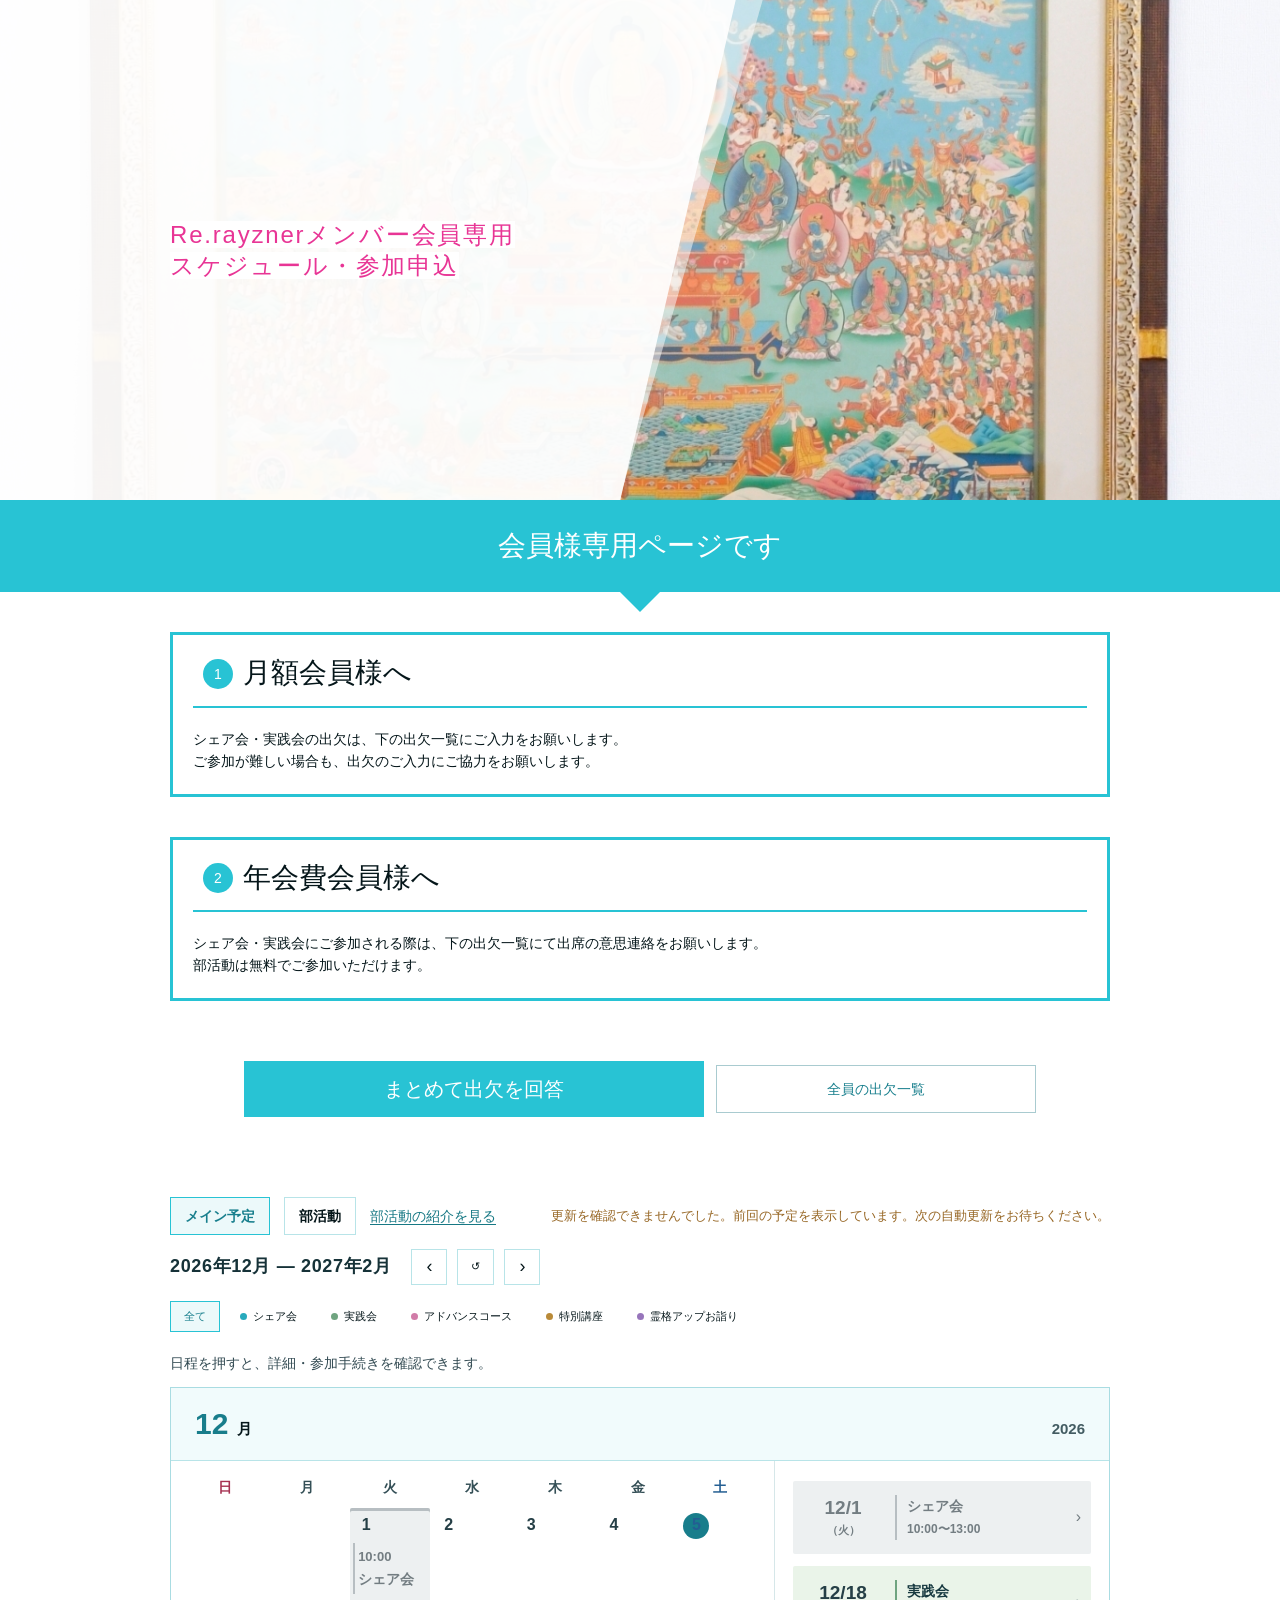
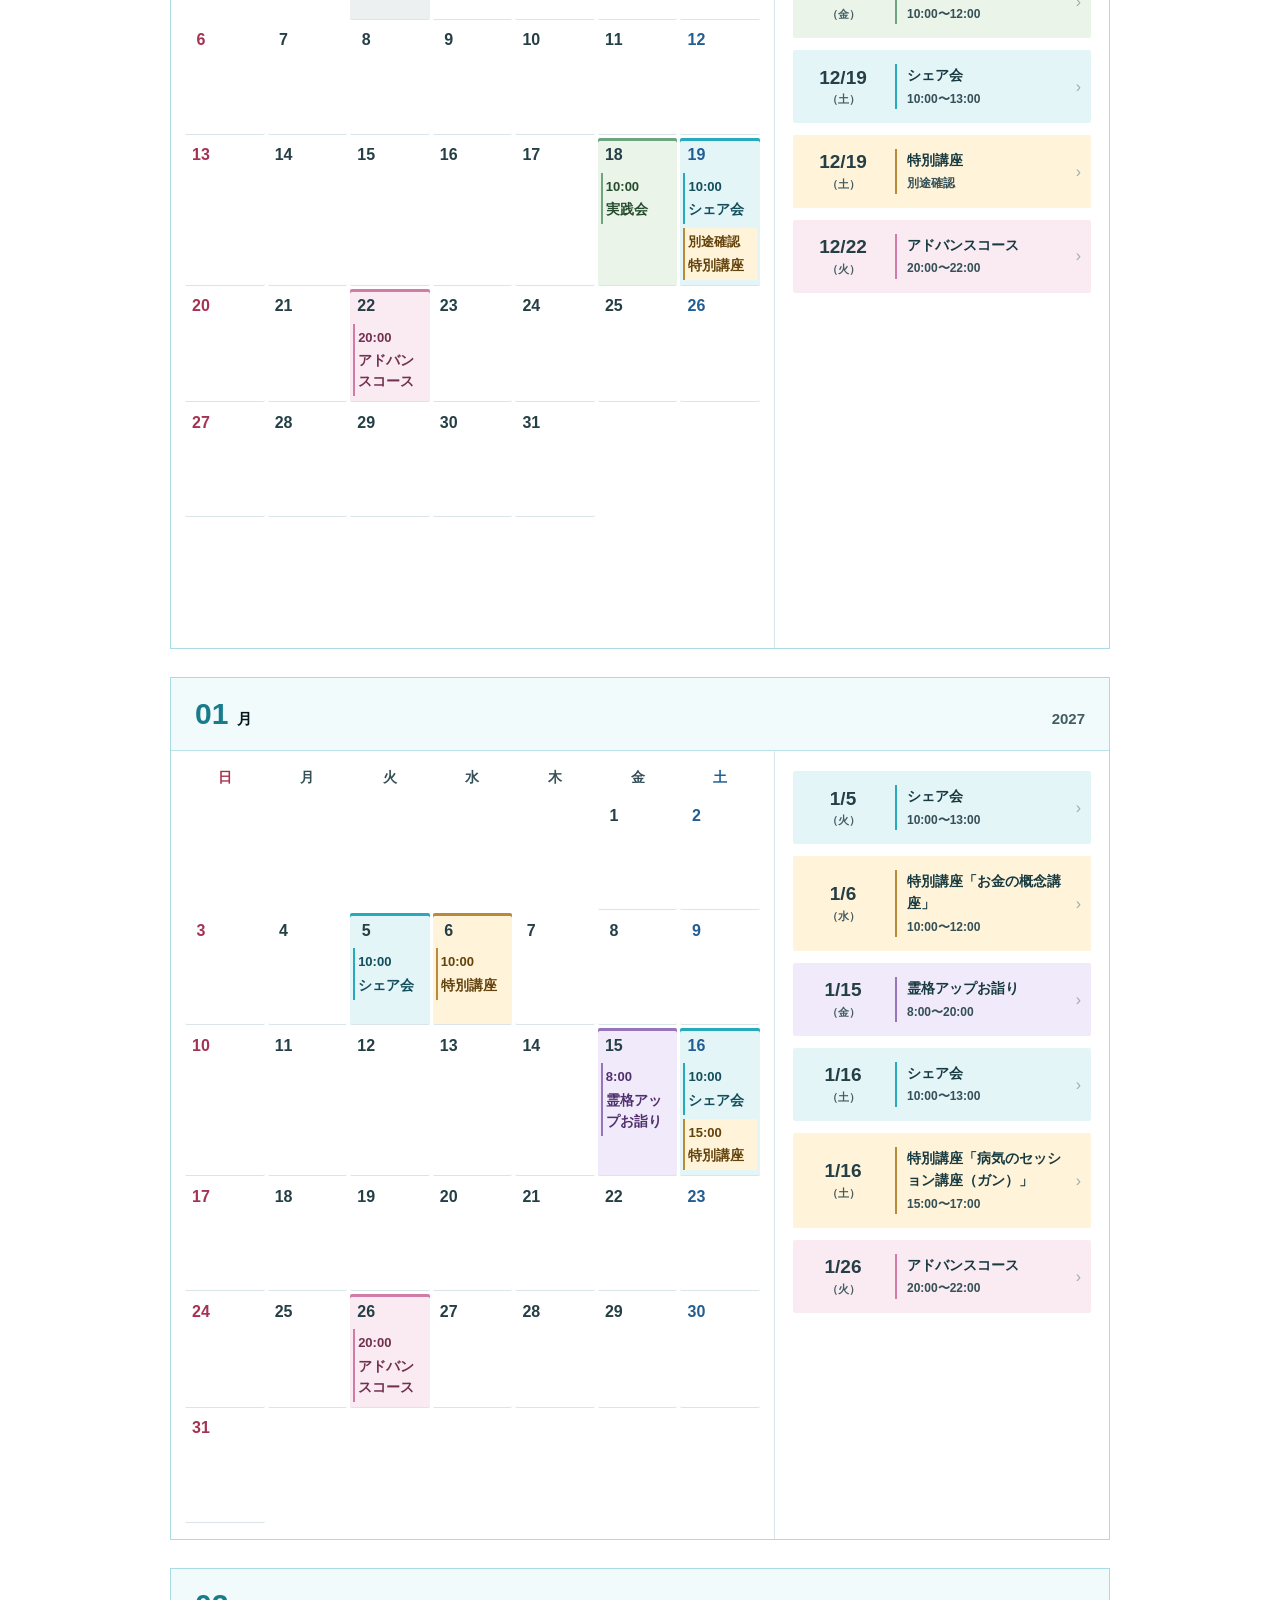
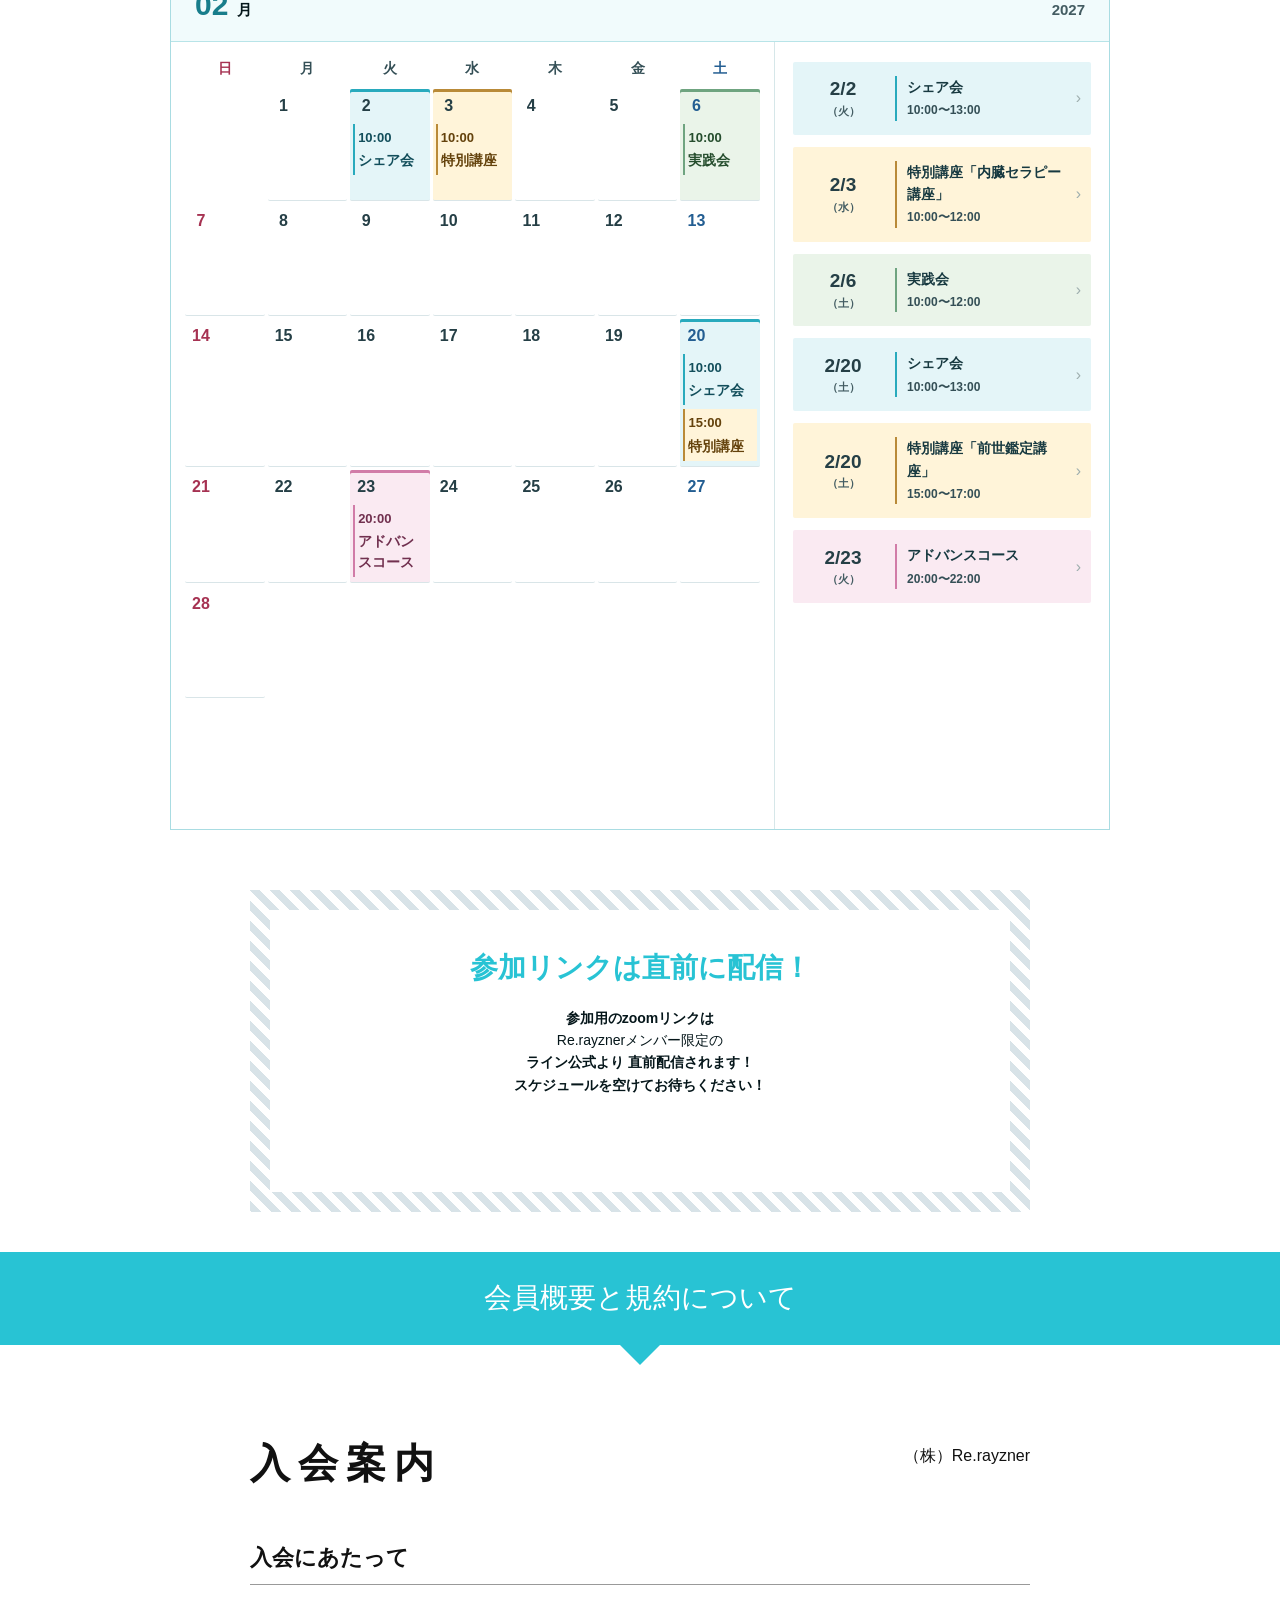
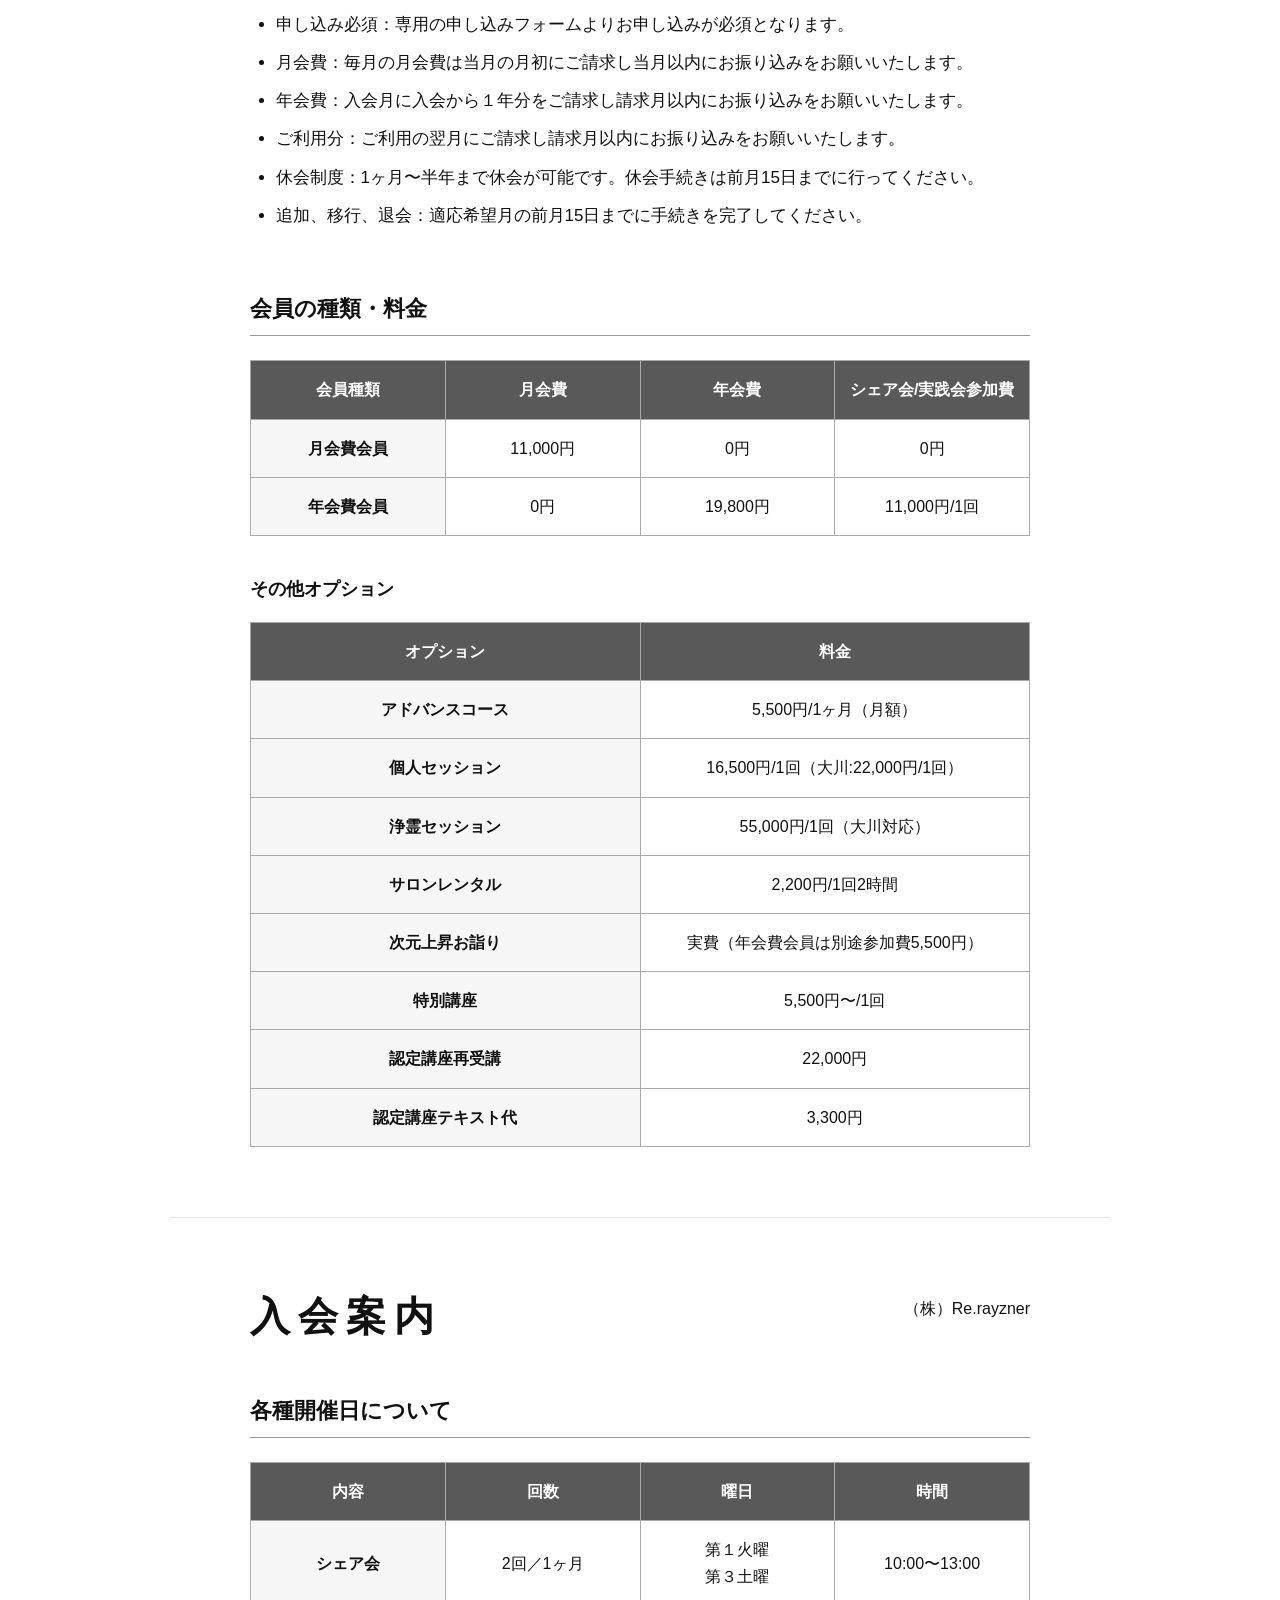
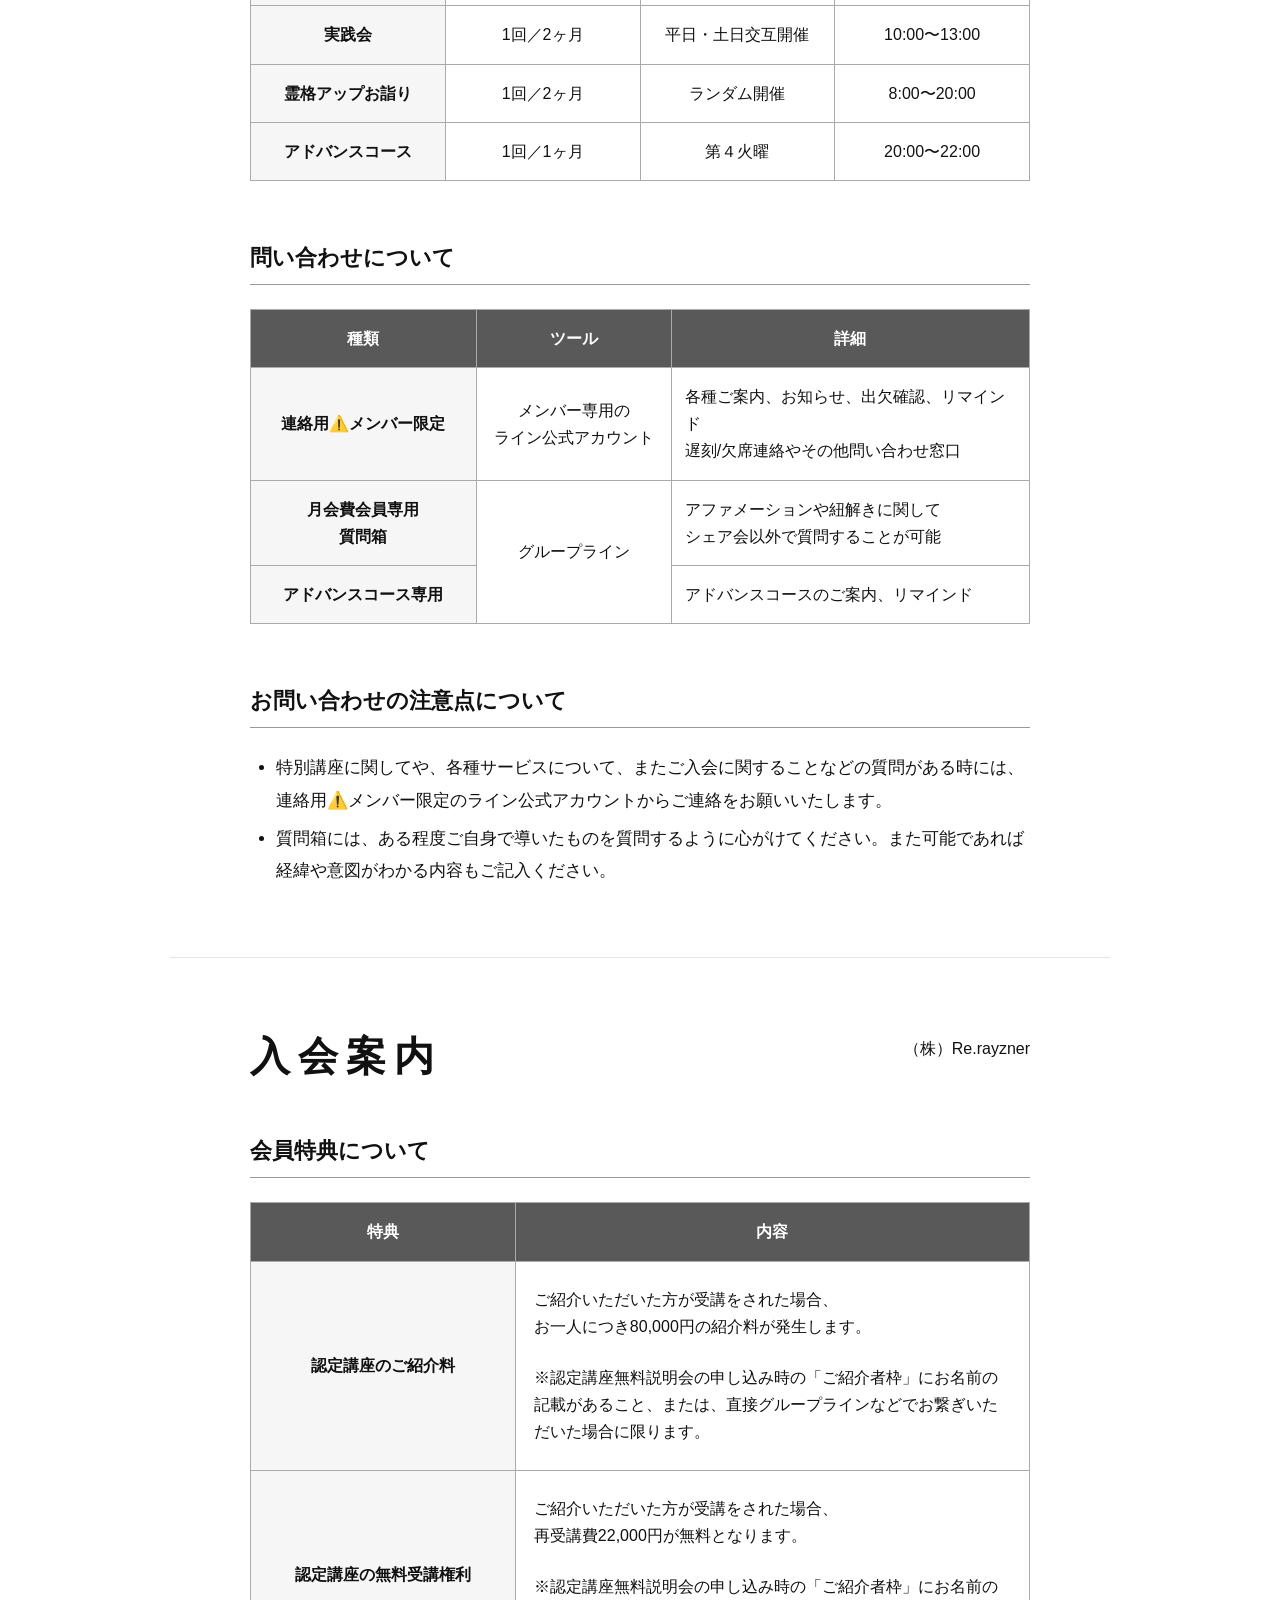
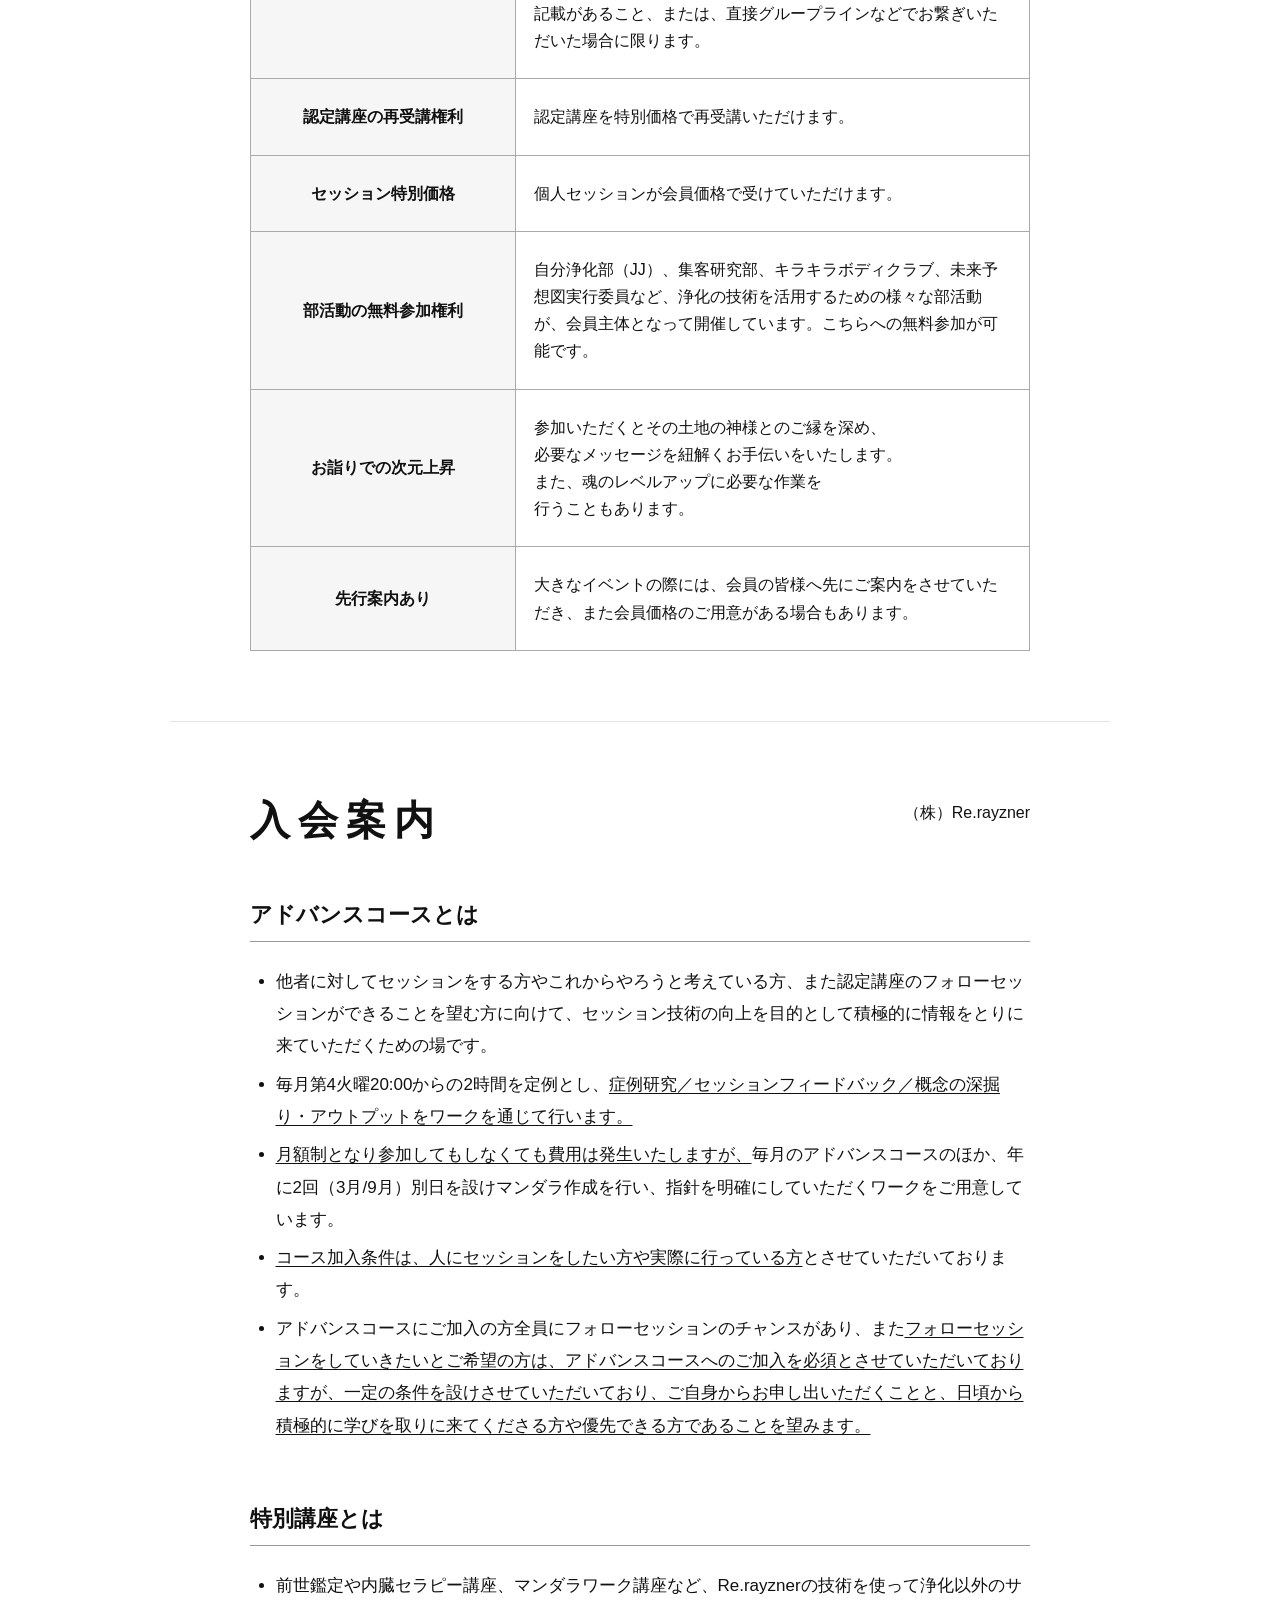
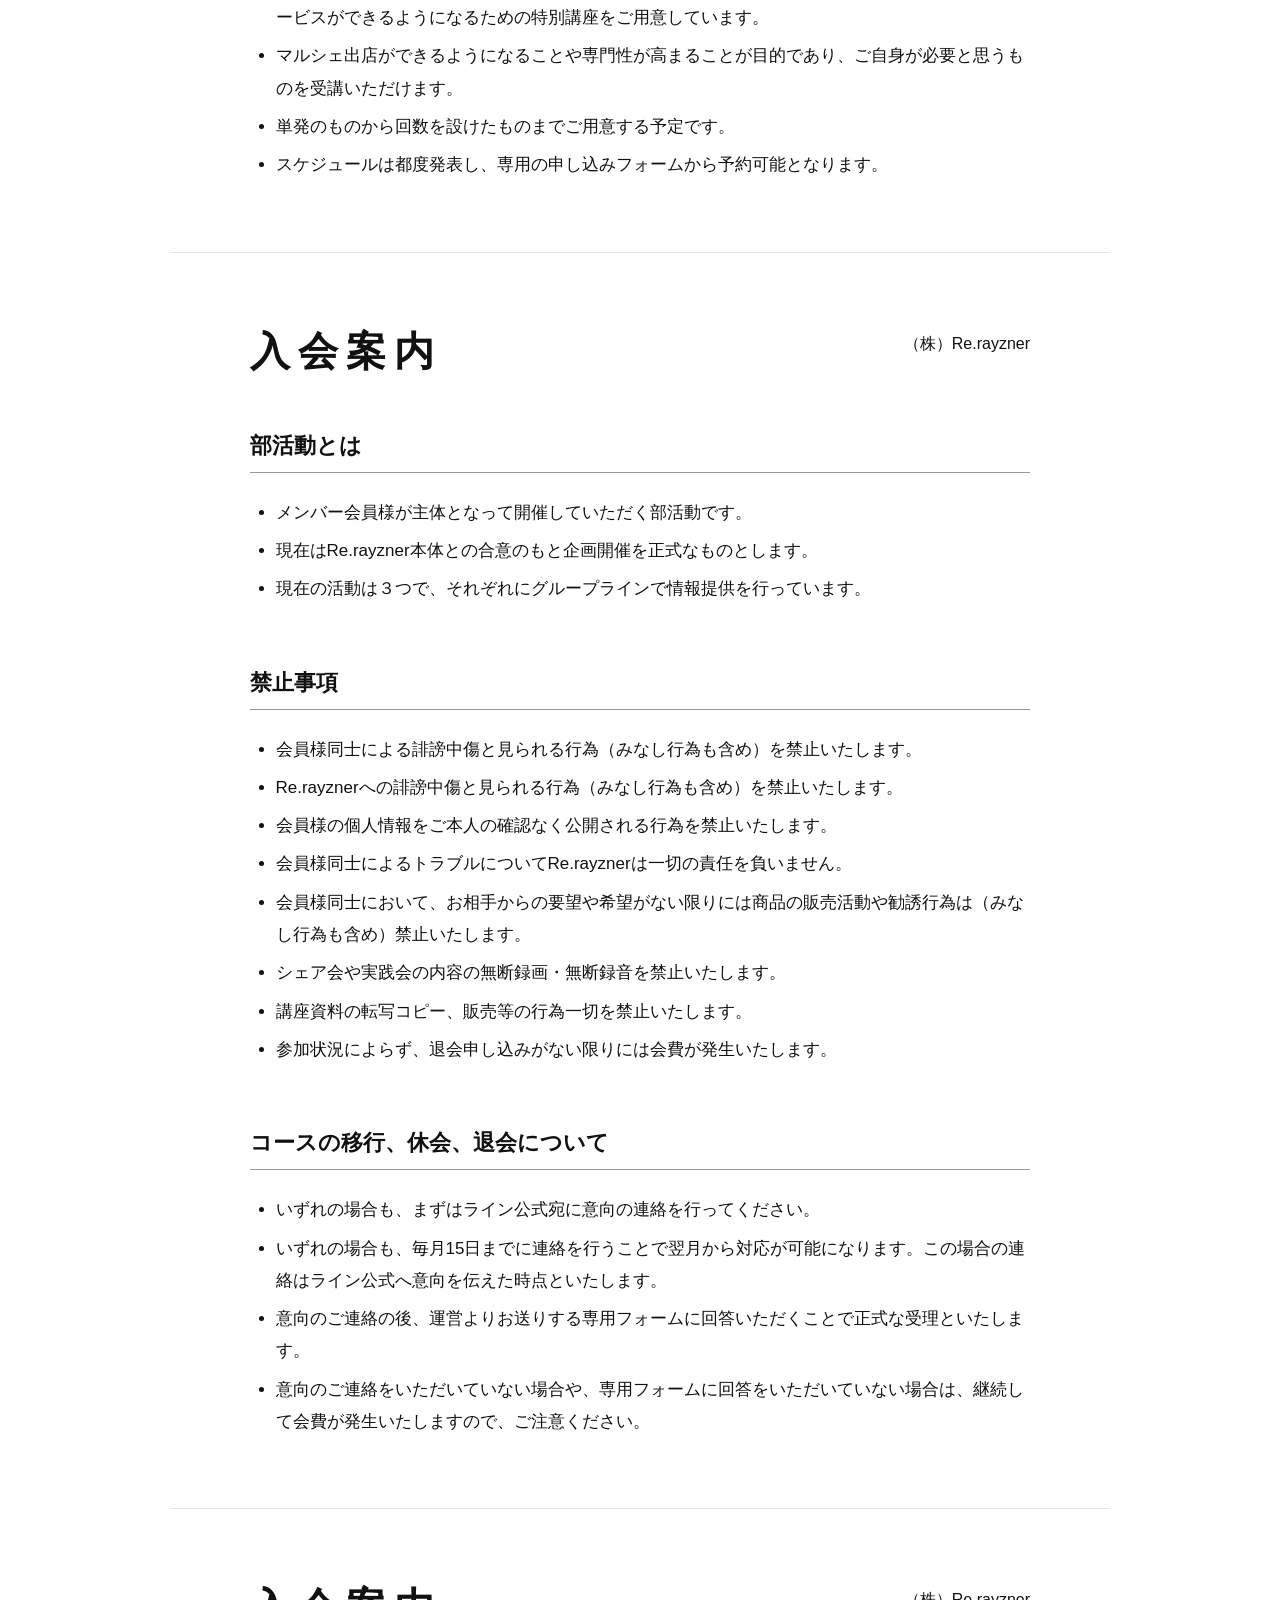
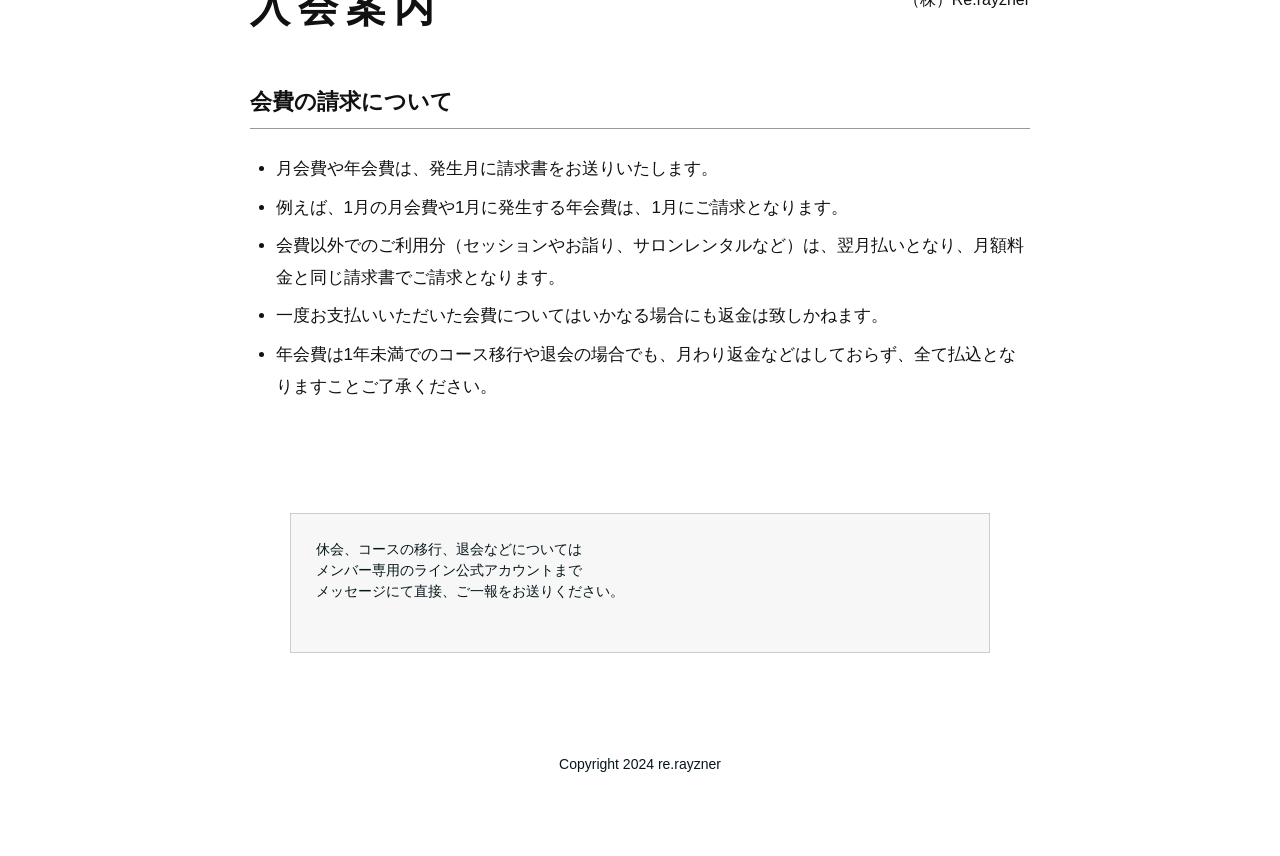
<file: index.html>
<!doctype html>
<html lang="ja">
<head>
<link rel="icon" type="image/png" sizes="282x282" href="assets/favicon.png?v=20261120">
<meta charset="utf-8">
<meta name="viewport" content="width=device-width,initial-scale=1">
<meta name="robots" content="noindex,nofollow">
<meta name="referrer" content="no-referrer">
<meta name="description" content="Re.rayznerメンバー会員専用。月間カレンダー、出欠確認、会員概要と規約のご案内。">
<title>Re.rayzner｜スケジュール・参加申込</title>
<link rel="stylesheet" href="style.css?v=20261121-roster">
<script src="events.js?v=20261119-theme-snapshot" defer></script>
<script src="club-data.js?v=20261120-daily" defer></script>
<script src="calendar.js?v=20261121-roster" defer></script>
<script src="sync.js?v=20261120-sync-position" defer></script>
<script src="attendance.js?v=20261119-close-fix" defer></script>
<script src="roster.js?v=20261121-roster" defer></script>
</head>
<body>
<a class="skip-link" href="#calendar">カレンダーへ移動</a>
<header class="hero"><div class="hero-inner"><h1><span>Re.rayznerメンバー会員専用<br>スケジュール・参加申込</span></h1></div></header>
<main>
<section class="heading-band arrow-band"><h2>会員様専用ページです</h2></section>
<section class="instructions content" aria-label="会員種別ごとのご案内">
<article class="instruction"><h3><span class="number">1</span><span>月額会員様へ</span></h3><p>シェア会・実践会の出欠は、下の出欠一覧にご入力をお願いします。<br>ご参加が難しい場合も、出欠のご入力にご協力をお願いします。</p></article>
<article class="instruction"><h3><span class="number">2</span><span>年会費会員様へ</span></h3><p>シェア会・実践会にご参加される際は、下の出欠一覧にて出席の意思連絡をお願いします。<br>部活動は無料でご参加いただけます。</p></article>
</section>
<div class="top-attendance content"><a class="primary primary-large" href="#attendance">まとめて出欠を回答</a><button class="attendance-secondary" id="attendance-roster-open" type="button">全員の出欠一覧</button></div>
<div class="calendar-section content">
<section id="calendar" aria-label="3か月のイベントカレンダー">
<nav class="club-switch" aria-label="予定の種類">
  <button class="filter" type="button" data-schedule-view="main" aria-pressed="true">メイン予定</button>
  <button class="filter" type="button" data-schedule-view="clubs" aria-pressed="false">部活動</button>
  <a href="clubs/">部活動の紹介を見る</a>
  <p id="sync-status" class="sync-status" role="status" aria-live="polite" data-state="loading">予定を確認しています…</p>
</nav>
<p id="club-sync-status" class="club-status" role="status" hidden></p>
<div class="toolbar"><div class="period"><span class="period-label" id="period" aria-live="polite"></span><button class="arrow" id="prev" aria-label="前の3か月">‹</button><button class="reset" id="reset" aria-label="今月に戻る">↺</button><button class="arrow" id="next" aria-label="次の3か月">›</button></div><div class="filters" aria-label="イベントの絞り込み"><button class="filter" data-filter="all" aria-label="すべての予定を表示" aria-pressed="true">全て</button><button class="filter" data-filter="share" aria-pressed="false"><span class="dot" style="--event-color:var(--share)"></span>シェア会</button><button class="filter" data-filter="practice" aria-pressed="false"><span class="dot" style="--event-color:var(--practice)"></span>実践会</button><button class="filter" data-filter="advance" aria-pressed="false"><span class="dot" style="--event-color:var(--advance)"></span>アドバンスコース</button><button class="filter" data-filter="special" aria-pressed="false"><span class="dot" style="--event-color:var(--special)"></span>特別講座</button><button class="filter" data-filter="pilgrimage" aria-pressed="false"><span class="dot" style="--event-color:var(--pilgrimage)"></span>霊格アップお詣り</button></div></div>
<p class="calendar-help">日程を押すと、詳細・参加手続きを確認できます。</p><div class="calendars" id="calendars"></div>

</section>
</div>
<dialog class="attendance-modal" id="attendance-roster" aria-labelledby="roster-title">
<header class="attendance-modal-header"><h2 id="roster-title">全員の出欠一覧</h2><button type="button" class="attendance-close" id="roster-close" aria-label="全員の出欠一覧を閉じる">×</button></header>
<div class="roster-content"><p id="roster-status" role="status"></p><p>表示名と出欠は、このページを閲覧する方が確認できます。</p>
<label for="roster-filter">表示する予定</label> <select id="roster-filter"><option value="">すべて</option></select>
<button class="attendance-secondary" id="roster-reload" type="button">最新の一覧に更新</button>
<button class="attendance-secondary" id="roster-answer" type="button">自分の出欠を回答・編集</button>
<p class="roster-legend"><span data-status="参加">○ 参加</span>　<span data-status="不参加">× 不参加</span>　<span data-status="未定">△ 未定</span>　<span data-status="未回答">― 未回答</span></p>
<div class="roster-scroll" tabindex="0" aria-label="出欠一覧。横にスクロールできます"><table id="roster-table"></table></div></div></dialog>
<dialog class="attendance-modal" id="attendance" aria-labelledby="attendance-title">
<header class="attendance-modal-header"><h2 id="attendance-title">出欠連絡</h2><button type="button" class="attendance-close" aria-label="出欠一覧を閉じる">×</button></header>
<section id="attendance-complete" class="attendance-complete" hidden>
<div id="attendance-receipt" class="attendance-receipt">
<span class="attendance-success-icon" aria-hidden="true">✓</span>
<h3 id="attendance-receipt-title" tabindex="-1">回答を保存しました</h3>
<p id="attendance-receipt-count" role="status"></p>
<button class="primary" id="attendance-done" type="button">閉じる</button>
<button class="attendance-secondary" id="attendance-review" type="button">保存した予定を確認</button>
</div>
<div id="attendance-saved-review" class="attendance-saved-review" hidden>
<h3 id="attendance-review-title" tabindex="-1">保存した予定</h3>
<div id="attendance-saved-events"></div>
<div class="attendance-review-actions"><button class="attendance-secondary" id="attendance-review-back" type="button">完了画面に戻る</button><button class="primary" id="attendance-review-close" type="button">閉じる</button></div>
</div>
</section>
<div class="attendance-scroll"><div class="callout-inner attendance-inner">
<p>シェア会・実践会の参加費<br>【月額会員様】無料<br>【年会費会員様】11,000円</p>
<p id="attendance-status" class="attendance-status" role="status" aria-live="polite">出欠の一覧を確認しています…</p>
<form id="attendance-form" hidden>
<label class="attendance-name-label" for="attendance-name">お名前</label><input id="attendance-name" name="name" type="text" maxlength="80" autocomplete="name" required>
<div class="attendance-save-bar"><button class="primary" id="attendance-save" type="submit" disabled>まとめて保存</button><p id="attendance-save-feedback" class="attendance-save-feedback" role="alert" hidden></p></div>
<div id="attendance-events"></div>
</form>
<button class="attendance-text-button" id="attendance-reload" type="button">最新の回答を再読込</button>
<div id="attendance-tools" hidden><p class="attendance-note">この端末で回答を変更できます。別の端末では回答変更用リンクをご利用ください。</p><button class="attendance-text-button" id="attendance-copy-link" type="button">回答変更用リンクをコピー</button><input id="attendance-edit-link" class="attendance-edit-link" type="text" aria-label="ご本人用の回答変更用リンク" readonly hidden></div>
</div></div></dialog>
<section class="callout-section"><div class="stripe-frame"><div class="callout-inner"><h2>参加リンクは直前に配信！</h2><p><strong>参加用のzoomリンクは</strong><br>Re.rayznerメンバー限定の<br><strong>ライン公式より 直前配信されます！</strong><br><strong>スケジュールを空けてお待ちください！</strong></p></div></div></section>
<section class="heading-band arrow-band" id="membership"><h2>会員概要と規約について</h2></section>
<section class="documents content" aria-label="会員概要と規約">
<article class="membership-document" aria-labelledby="doc-1-title">
<header class="document-header"><h2 id="doc-1-title">入会案内</h2><p>（株）Re.rayzner</p></header>
<section><h3>入会にあたって</h3><ul>
<li>申し込み必須：専用の申し込みフォームよりお申し込みが必須となります。</li>
<li>月会費：毎月の月会費は当月の月初にご請求し当月以内にお振り込みをお願いいたします。</li>
<li>年会費：入会月に入会から１年分をご請求し請求月以内にお振り込みをお願いいたします。</li>
<li>ご利用分：ご利用の翌月にご請求し請求月以内にお振り込みをお願いいたします。</li>
<li>休会制度：1ヶ月〜半年まで休会が可能です。休会手続きは前月15日までに行ってください。</li>
<li>追加、移行、退会：適応希望月の前月15日までに手続きを完了してください。</li>
</ul></section>
<section><h3>会員の種類・料金</h3>
<table class="membership-table fee-table"><thead><tr><th scope="col">会員種類</th><th scope="col">月会費</th><th scope="col">年会費</th><th scope="col">シェア会/実践会参加費</th></tr></thead><tbody>
<tr><th scope="row">月会費会員</th><td>11,000円</td><td>0円</td><td>0円</td></tr>
<tr><th scope="row">年会費会員</th><td>0円</td><td>19,800円</td><td>11,000円/1回</td></tr>
</tbody></table>
<h4>その他オプション</h4>
<table class="membership-table"><thead><tr><th scope="col">オプション</th><th scope="col">料金</th></tr></thead><tbody>
<tr><th scope="row">アドバンスコース</th><td>5,500円/1ヶ月（月額）</td></tr>
<tr><th scope="row">個人セッション</th><td>16,500円/1回（大川:22,000円/1回）</td></tr>
<tr><th scope="row">浄霊セッション</th><td>55,000円/1回（大川対応）</td></tr>
<tr><th scope="row">サロンレンタル</th><td>2,200円/1回2時間</td></tr>
<tr><th scope="row">次元上昇お詣り</th><td>実費（年会費会員は別途参加費5,500円）</td></tr>
<tr><th scope="row">特別講座</th><td>5,500円〜/1回</td></tr>
<tr><th scope="row">認定講座再受講</th><td>22,000円</td></tr>
<tr><th scope="row">認定講座テキスト代</th><td>3,300円</td></tr>
</tbody></table></section>
</article>
<article class="membership-document" aria-labelledby="doc-2-title">
<header class="document-header"><h2 id="doc-2-title">入会案内</h2><p>（株）Re.rayzner</p></header>
<section><h3>各種開催日について</h3>
<table class="membership-table schedule-table"><thead><tr><th scope="col">内容</th><th scope="col">回数</th><th scope="col">曜日</th><th scope="col">時間</th></tr></thead><tbody>
<tr><th scope="row">シェア会</th><td>2回／1ヶ月</td><td>第１火曜<br>第３土曜</td><td>10:00〜13:00</td></tr>
<tr><th scope="row">実践会</th><td>1回／2ヶ月</td><td>平日・土日交互開催</td><td>10:00〜13:00</td></tr>
<tr><th scope="row">霊格アップお詣り</th><td>1回／2ヶ月</td><td>ランダム開催</td><td>8:00〜20:00</td></tr>
<tr><th scope="row">アドバンスコース</th><td>1回／1ヶ月</td><td>第４火曜</td><td>20:00〜22:00</td></tr>
</tbody></table></section>
<section><h3>問い合わせについて</h3>
<table class="membership-table contact-table"><thead><tr><th scope="col">種類</th><th scope="col">ツール</th><th scope="col">詳細</th></tr></thead><tbody>
<tr><th scope="row">連絡用⚠️メンバー限定</th><td>メンバー専用の<br>ライン公式アカウント</td><td>各種ご案内、お知らせ、出欠確認、リマインド<br>遅刻/欠席連絡やその他問い合わせ窓口</td></tr>
<tr><th scope="row">月会費会員専用<br>質問箱</th><td rowspan="2">グループライン</td><td>アファメーションや紐解きに関して<br>シェア会以外で質問することが可能</td></tr>
<tr><th scope="row">アドバンスコース専用</th><td>アドバンスコースのご案内、リマインド</td></tr>
</tbody></table></section>
<section><h3>お問い合わせの注意点について</h3><ul>
<li>特別講座に関してや、各種サービスについて、またご入会に関することなどの質問がある時には、連絡用⚠️メンバー限定のライン公式アカウントからご連絡をお願いいたします。</li>
<li>質問箱には、ある程度ご自身で導いたものを質問するように心がけてください。また可能であれば経緯や意図がわかる内容もご記入ください。</li>
</ul></section>
</article>
<article class="membership-document" aria-labelledby="doc-3-title">
<header class="document-header"><h2 id="doc-3-title">入会案内</h2><p>（株）Re.rayzner</p></header>
<section><h3>会員特典について</h3>
<table class="membership-table benefits-table"><thead><tr><th scope="col">特典</th><th scope="col">内容</th></tr></thead><tbody>
<tr><th scope="row">認定講座のご紹介料</th><td><p>ご紹介いただいた方が受講をされた場合、<br>お一人につき80,000円の紹介料が発生します。</p><p>※認定講座無料説明会の申し込み時の「ご紹介者枠」にお名前の記載があること、または、直接グループラインなどでお繋ぎいただいた場合に限ります。</p></td></tr>
<tr><th scope="row">認定講座の無料受講権利</th><td><p>ご紹介いただいた方が受講をされた場合、<br>再受講費22,000円が無料となります。</p><p>※認定講座無料説明会の申し込み時の「ご紹介者枠」にお名前の記載があること、または、直接グループラインなどでお繋ぎいただいた場合に限ります。</p></td></tr>
<tr><th scope="row">認定講座の再受講権利</th><td>認定講座を特別価格で再受講いただけます。</td></tr>
<tr><th scope="row">セッション特別価格</th><td>個人セッションが会員価格で受けていただけます。</td></tr>
<tr><th scope="row">部活動の無料参加権利</th><td>自分浄化部（JJ）、集客研究部、キラキラボディクラブ、未来予想図実行委員など、浄化の技術を活用するための様々な部活動が、会員主体となって開催しています。こちらへの無料参加が可能です。</td></tr>
<tr><th scope="row">お詣りでの次元上昇</th><td>参加いただくとその土地の神様とのご縁を深め、<br>必要なメッセージを紐解くお手伝いをいたします。<br>また、魂のレベルアップに必要な作業を<br>行うこともあります。</td></tr>
<tr><th scope="row">先行案内あり</th><td>大きなイベントの際には、会員の皆様へ先にご案内をさせていただき、また会員価格のご用意がある場合もあります。</td></tr>
</tbody></table></section>
</article>
<article class="membership-document" aria-labelledby="doc-4-title">
<header class="document-header"><h2 id="doc-4-title">入会案内</h2><p>（株）Re.rayzner</p></header>
<section><h3>アドバンスコースとは</h3><ul>
<li>他者に対してセッションをする方やこれからやろうと考えている方、また認定講座のフォローセッションができることを望む方に向けて、セッション技術の向上を目的として積極的に情報をとりに来ていただくための場です。</li>
<li>毎月第4火曜20:00からの2時間を定例とし、<u>症例研究／セッションフィードバック／概念の深掘り・アウトプットをワークを通じて行います。</u></li>
<li><u>月額制となり参加してもしなくても費用は発生いたしますが、</u>毎月のアドバンスコースのほか、年に2回（3月/9月）別日を設けマンダラ作成を行い、指針を明確にしていただくワークをご用意しています。</li>
<li><u>コース加入条件は、人にセッションをしたい方や実際に行っている方</u>とさせていただいております。</li>
<li>アドバンスコースにご加入の方全員にフォローセッションのチャンスがあり、また<u>フォローセッションをしていきたいとご希望の方は、アドバンスコースへのご加入を必須とさせていただいておりますが、一定の条件を設けさせていただいており、ご自身からお申し出いただくことと、日頃から積極的に学びを取りに来てくださる方や優先できる方であることを望みます。</u></li>
</ul></section>
<section><h3>特別講座とは</h3><ul>
<li>前世鑑定や内臓セラピー講座、マンダラワーク講座など、Re.rayznerの技術を使って浄化以外のサービスができるようになるための特別講座をご用意しています。</li>
<li>マルシェ出店ができるようになることや専門性が高まることが目的であり、ご自身が必要と思うものを受講いただけます。</li>
<li>単発のものから回数を設けたものまでご用意する予定です。</li>
<li>スケジュールは都度発表し、専用の申し込みフォームから予約可能となります。</li>
</ul></section>
</article>
<article class="membership-document" aria-labelledby="doc-5-title">
<header class="document-header"><h2 id="doc-5-title">入会案内</h2><p>（株）Re.rayzner</p></header>
<section><h3>部活動とは</h3><ul>
<li>メンバー会員様が主体となって開催していただく部活動です。</li>
<li>現在はRe.rayzner本体との合意のもと企画開催を正式なものとします。</li>
<li>現在の活動は３つで、それぞれにグループラインで情報提供を行っています。</li>
</ul></section>
<section><h3>禁止事項</h3><ul>
<li>会員様同士による誹謗中傷と見られる行為（みなし行為も含め）を禁止いたします。</li>
<li>Re.rayznerへの誹謗中傷と見られる行為（みなし行為も含め）を禁止いたします。</li>
<li>会員様の個人情報をご本人の確認なく公開される行為を禁止いたします。</li>
<li>会員様同士によるトラブルについてRe.rayznerは一切の責任を負いません。</li>
<li>会員様同士において、お相手からの要望や希望がない限りには商品の販売活動や勧誘行為は（みなし行為も含め）禁止いたします。</li>
<li>シェア会や実践会の内容の無断録画・無断録音を禁止いたします。</li>
<li>講座資料の転写コピー、販売等の行為一切を禁止いたします。</li>
<li>参加状況によらず、退会申し込みがない限りには会費が発生いたします。</li>
</ul></section>
<section><h3>コースの移行、休会、退会について</h3><ul>
<li>いずれの場合も、まずはライン公式宛に意向の連絡を行ってください。</li>
<li>いずれの場合も、毎月15日までに連絡を行うことで翌月から対応が可能になります。この場合の連絡はライン公式へ意向を伝えた時点といたします。</li>
<li>意向のご連絡の後、運営よりお送りする専用フォームに回答いただくことで正式な受理といたします。</li>
<li>意向のご連絡をいただいていない場合や、専用フォームに回答をいただいていない場合は、継続して会費が発生いたしますので、ご注意ください。</li>
</ul></section>
</article>
<article class="membership-document" aria-labelledby="doc-6-title">
<header class="document-header"><h2 id="doc-6-title">入会案内</h2><p>（株）Re.rayzner</p></header>
<section><h3>会費の請求について</h3><ul>
<li>月会費や年会費は、発生月に請求書をお送りいたします。</li>
<li>例えば、1月の月会費や1月に発生する年会費は、1月にご請求となります。</li>
<li>会費以外でのご利用分（セッションやお詣り、サロンレンタルなど）は、翌月払いとなり、月額料金と同じ請求書でご請求となります。</li>
<li>一度お支払いいただいた会費についてはいかなる場合にも返金は致しかねます。</li>
<li>年会費は1年未満でのコース移行や退会の場合でも、月わり返金などはしておらず、全て払込となりますことご了承ください。</li>
</ul></section>
</article>
</section>
<section class="contact-section"><div class="contact-note">休会、コースの移行、退会などについては<br>メンバー専用のライン公式アカウントまで<br>メッセージにて直接、ご一報をお送りください。</div></section>
</main>
<footer>Copyright 2024 re.rayzner</footer>
<dialog class="modal" id="details" aria-labelledby="detail-title"><button class="close" aria-label="詳細を閉じる">×</button><h2 id="detail-title"></h2><p id="detail-date"></p><p id="detail-time"></p><p id="detail-advance-join" hidden><a href="https://line.me/R/ti/p/@328vqpyy" target="_blank" rel="noopener noreferrer">加入希望者はLINEから連絡</a></p><p id="detail-participation">参加用のzoomリンクは<br>Re.rayznerメンバー限定の<br>ライン公式より 直前配信されます！</p><a class="primary" href="#attendance">出欠を回答</a><button class="attendance-secondary" id="detail-roster-open" type="button" hidden>参加者一覧</button><div id="detail-application" hidden><iframe class="application-frame" id="application-frame" title="参加申し込みフォーム" referrerpolicy="no-referrer"></iframe><a class="application-link" id="application-link" target="_blank" rel="noopener noreferrer">フォームを別のタブで開く</a></div></dialog>
</body>
</html>
</file>
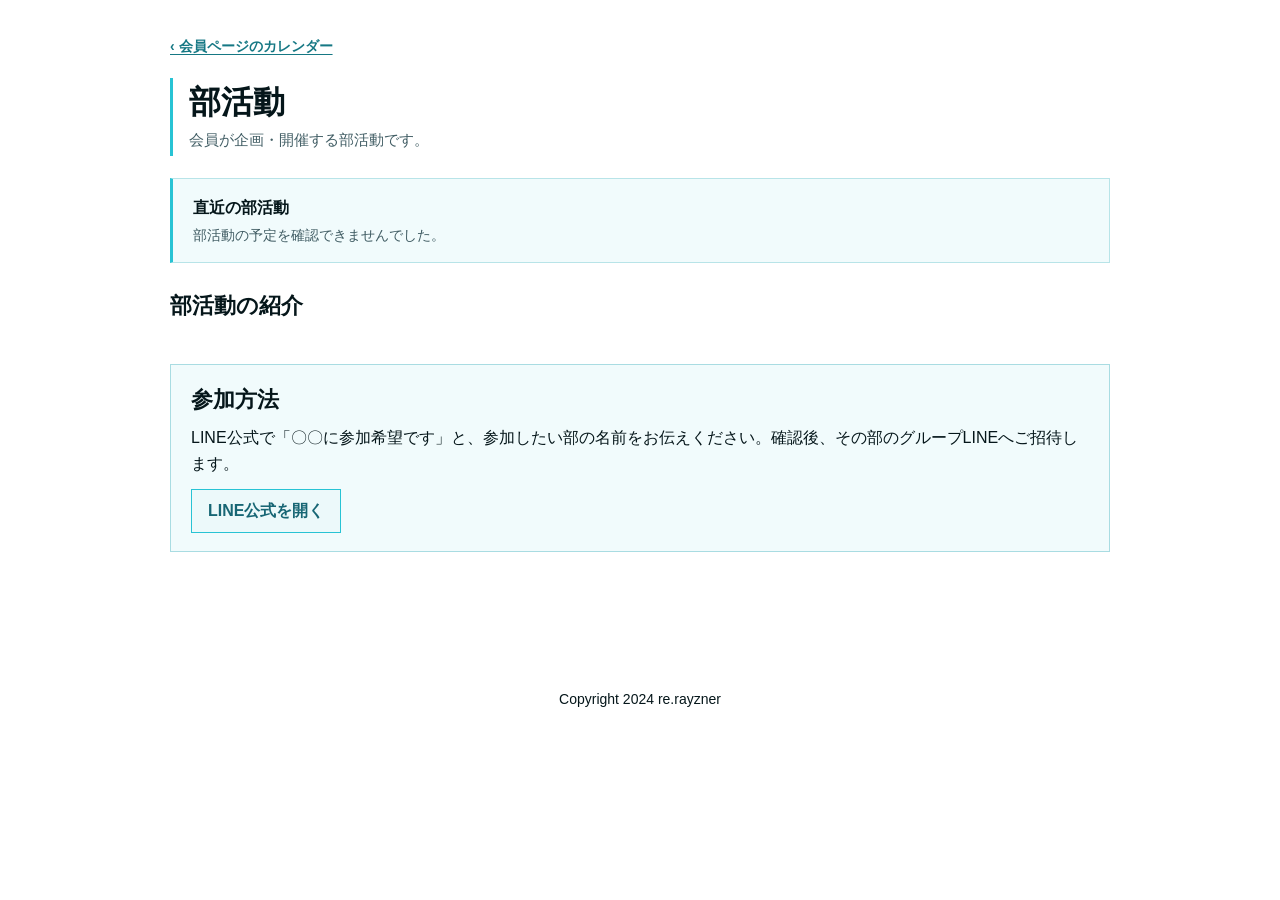
<file: clubs/index.html>
<!doctype html>
<html lang="ja">
<head>
<link rel="icon" type="image/png" sizes="282x282" href="../assets/favicon.png?v=20261120">
  <meta charset="utf-8">
  <meta name="viewport" content="width=device-width,initial-scale=1">
  <meta name="robots" content="noindex,nofollow">
  <title>部活動｜Re.rayzner</title>
  <link rel="stylesheet" href="../style.css?v=20261109-clubs">
  <link rel="stylesheet" href="directory.css?v=6">
  <script src="../club-data.js?v=20261120-daily" defer></script>
  <script src="directory.js?v=half-year-1" defer></script>
</head>
<body class="club-directory-page">
<main class="club-directory content">
  <nav class="club-back" aria-label="会員ページ"><a href="../#calendar">‹ 会員ページのカレンダー</a></nav>
  <header class="club-heading">
    <h1>部活動</h1>
    <p>会員が企画・開催する部活動です。</p>
  </header>
  <section class="club-next-section" aria-labelledby="upcoming-heading">
    <h2 id="upcoming-heading">直近の部活動</h2>
    <p id="club-directory-status" role="status">部活動の予定を確認しています…</p>
    <ul id="club-upcoming" class="club-upcoming"></ul>
  </section>
  <section aria-labelledby="directory-heading">
    <h2 id="directory-heading">部活動の紹介</h2>
    <div id="club-cards" class="club-cards"></div>
  </section>
  <section class="club-join-section" aria-labelledby="club-join-heading">
    <h2 id="club-join-heading">参加方法</h2>
    <p>LINE公式で「〇〇に参加希望です」と、参加したい部の名前をお伝えください。確認後、その部のグループLINEへご招待します。</p>
    <a class="club-line-link" href="https://line.me/R/ti/p/@328vqpyy" target="_blank" rel="noopener noreferrer">LINE公式を開く</a>
  </section>
</main>
<footer>Copyright 2024 re.rayzner</footer>
</body>
</html>
</file>
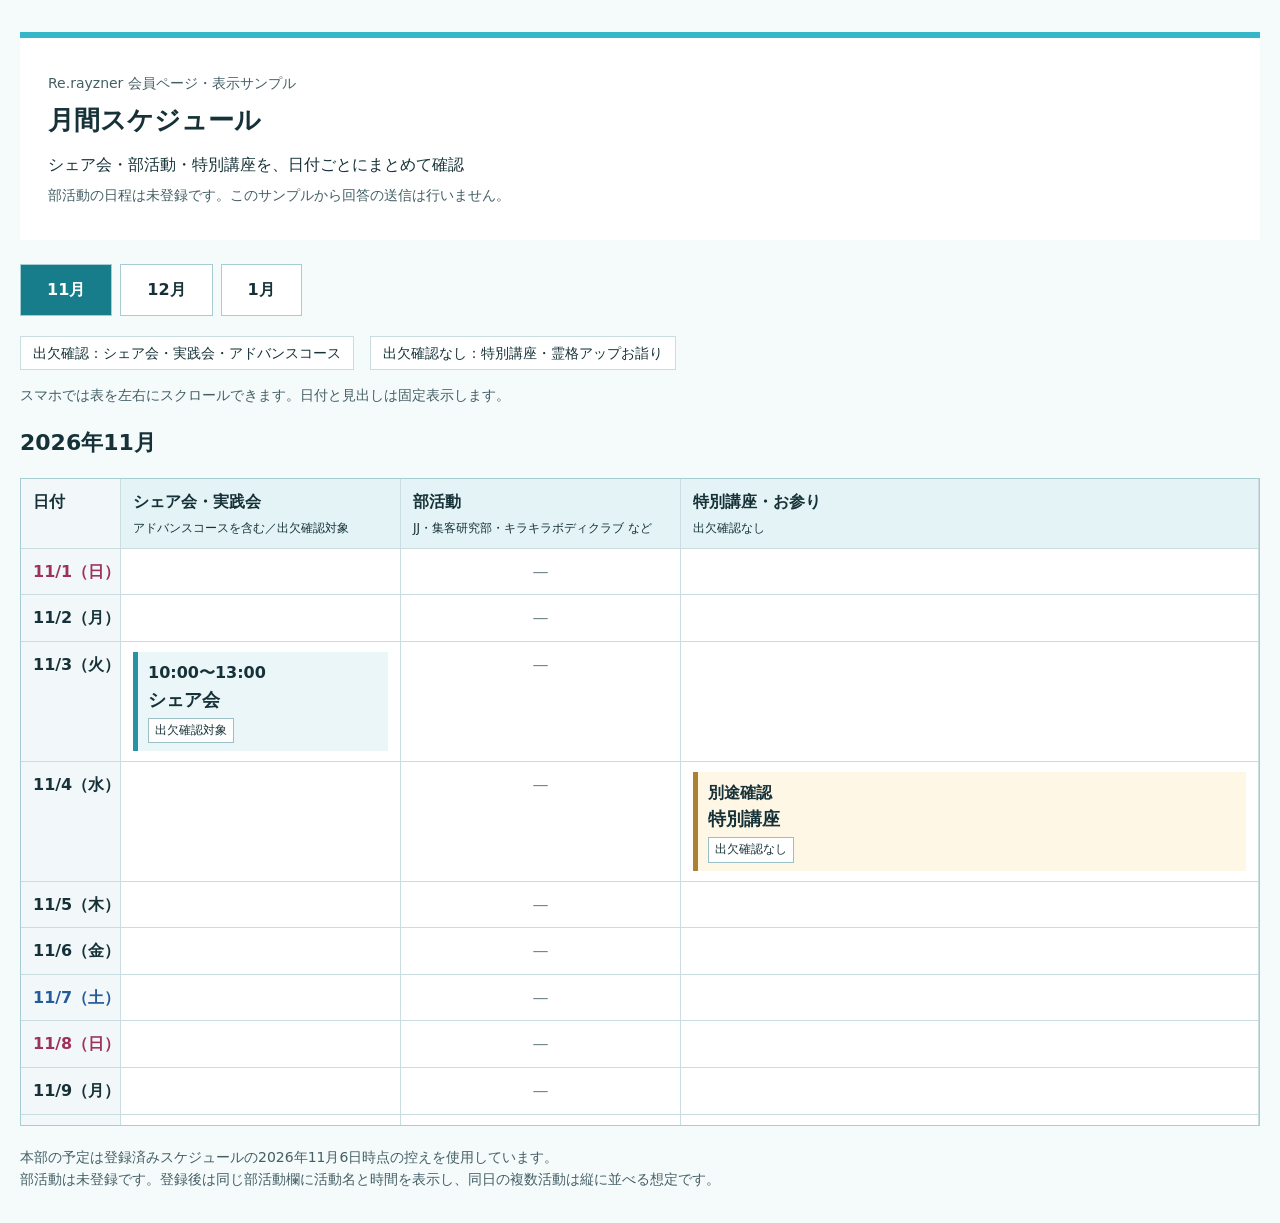
<file: table-sample/index.html>
<!doctype html><html lang="ja"><meta charset="utf-8"><meta name="viewport" content="width=device-width,initial-scale=1"><meta name="robots" content="noindex,nofollow"><title>会員スケジュール｜表形式サンプル</title><style>*{box-sizing:border-box}body{margin:0;background:#f5fafb;color:#163238;font:16px/1.6 system-ui,"Hiragino Sans",sans-serif}main{max-width:1280px;margin:auto;padding:32px 20px}header{border-top:6px solid #35b7c7;background:white;padding:28px;margin-bottom:24px}h1{font-size:26px;margin:0 0 10px}p{margin:6px 0}.note{font-size:14px;color:#435f65}.tabs{display:flex;gap:8px;margin:20px 0}.tabs button{font:inherit;font-weight:700;padding:12px 26px;border:1px solid #a6cdd2;background:white;color:#163238;cursor:pointer}.tabs button[aria-selected=true]{background:#187d8b;color:white}.scroll{overflow:auto;max-height:72vh;border:1px solid #a6cdd2;background:white}table{border-collapse:separate;border-spacing:0;width:100%;min-width:880px;table-layout:fixed}th,td{border-right:1px solid #c9dce0;border-bottom:1px solid #c9dce0;padding:10px 12px;vertical-align:top}thead th{position:sticky;top:0;z-index:3;background:#e4f4f6;font-weight:800;font-size:16px;text-align:left}th:first-child{width:100px;position:sticky;left:0;z-index:2;background:#f2f8f9}thead th:first-child{z-index:4}th:nth-child(2){width:280px}th:nth-child(3){width:280px}tbody th{font-size:16px;white-space:nowrap}.sun{color:#9e335a}.sat{color:#245b9b}.event{border-left:5px solid #2794a5;background:#eaf6f8;padding:8px 10px;margin:0 0 7px}.event:last-child{margin:0}.event strong{font-size:18px;font-weight:800;display:block;line-height:1.5}.time{font-size:16px;font-weight:700}.special{border-color:#ad8132;background:#fff7e5}.pilgrimage{border-color:#8866aa;background:#f5effb}.advance{border-color:#b2608c;background:#fceff5}.badge{font-size:12px;border:1px solid #9abfc5;background:white;padding:2px 6px;display:inline-block;margin-top:5px}.muted{color:#73888c;text-align:center}section[hidden]{display:none}.legend{display:flex;gap:16px;flex-wrap:wrap;margin:14px 0}.legend span{padding:5px 12px;background:white;border:1px solid #c9dce0;font-size:14px}h2{font-size:22px}.club-label{font-size:12px;display:block;font-weight:500;margin-top:4px}footer{margin-top:20px;font-size:14px;color:#435f65}@media(max-width:600px){main{padding:16px 10px}header{padding:18px}h1{font-size:22px}.tabs button{padding:10px 18px}.scroll{max-height:70vh}table{min-width:880px}th:first-child{width:84px}}</style><main><header><p class="note">Re.rayzner 会員ページ・表示サンプル</p><h1>月間スケジュール</h1><p>シェア会・部活動・特別講座を、日付ごとにまとめて確認</p><p class="note">部活動の日程は未登録です。このサンプルから回答の送信は行いません。</p></header><nav class="tabs" aria-label="表示月"><button role="tab" aria-selected="true" data-month="11">11月</button><button role="tab" aria-selected="false" data-month="12">12月</button><button role="tab" aria-selected="false" data-month="1">1月</button></nav><div class="legend"><span>出欠確認：シェア会・実践会・アドバンスコース</span><span>出欠確認なし：特別講座・霊格アップお詣り</span></div><p class="note">スマホでは表を左右にスクロールできます。日付と見出しは固定表示します。</p><section id="month-11" ><h2>2026年11月</h2><div class="scroll"><table><thead><tr><th>日付</th><th>シェア会・実践会<span class="club-label">アドバンスコースを含む／出欠確認対象</span></th><th>部活動<span class="club-label">JJ・集客研究部・キラキラボディクラブ など</span></th><th>特別講座・お参り<span class="club-label">出欠確認なし</span></th></tr></thead><tbody><tr><th class="sun">11/1（日）</th><td></td><td class="muted">—</td><td></td></tr><tr><th class="">11/2（月）</th><td></td><td class="muted">—</td><td></td></tr><tr><th class="">11/3（火）</th><td><div class="event "><span class="time">10:00〜13:00</span><strong>シェア会</strong><span class="badge">出欠確認対象</span></div></td><td class="muted">—</td><td></td></tr><tr><th class="">11/4（水）</th><td></td><td class="muted">—</td><td><div class="event special"><span class="time">別途確認</span><strong>特別講座</strong><span class="badge">出欠確認なし</span></div></td></tr><tr><th class="">11/5（木）</th><td></td><td class="muted">—</td><td></td></tr><tr><th class="">11/6（金）</th><td></td><td class="muted">—</td><td></td></tr><tr><th class="sat">11/7（土）</th><td></td><td class="muted">—</td><td></td></tr><tr><th class="sun">11/8（日）</th><td></td><td class="muted">—</td><td></td></tr><tr><th class="">11/9（月）</th><td></td><td class="muted">—</td><td></td></tr><tr><th class="">11/10（火）</th><td></td><td class="muted">—</td><td></td></tr><tr><th class="">11/11（水）</th><td></td><td class="muted">—</td><td></td></tr><tr><th class="">11/12（木）</th><td></td><td class="muted">—</td><td></td></tr><tr><th class="">11/13（金）</th><td></td><td class="muted">—</td><td></td></tr><tr><th class="sat">11/14（土）</th><td></td><td class="muted">—</td><td><div class="event special"><span class="time">別途確認</span><strong>特別講座</strong><span class="badge">出欠確認なし</span></div></td></tr><tr><th class="sun">11/15（日）</th><td></td><td class="muted">—</td><td></td></tr><tr><th class="">11/16（月）</th><td></td><td class="muted">—</td><td></td></tr><tr><th class="">11/17（火）</th><td></td><td class="muted">—</td><td></td></tr><tr><th class="">11/18（水）</th><td></td><td class="muted">—</td><td><div class="event pilgrimage"><span class="time">別途確認</span><strong>霊格アップお詣り</strong><span class="badge">出欠確認なし</span></div></td></tr><tr><th class="">11/19（木）</th><td></td><td class="muted">—</td><td></td></tr><tr><th class="">11/20（金）</th><td></td><td class="muted">—</td><td></td></tr><tr><th class="sat">11/21（土）</th><td><div class="event "><span class="time">10:00〜13:00</span><strong>シェア会</strong><span class="badge">出欠確認対象</span></div></td><td class="muted">—</td><td></td></tr><tr><th class="sun">11/22（日）</th><td></td><td class="muted">—</td><td></td></tr><tr><th class="">11/23（月）</th><td></td><td class="muted">—</td><td></td></tr><tr><th class="">11/24（火）</th><td><div class="event advance"><span class="time">20:00〜22:00</span><strong>アドバンスコース</strong><span class="badge">出欠確認対象</span></div></td><td class="muted">—</td><td></td></tr><tr><th class="">11/25（水）</th><td></td><td class="muted">—</td><td></td></tr><tr><th class="">11/26（木）</th><td></td><td class="muted">—</td><td></td></tr><tr><th class="">11/27（金）</th><td></td><td class="muted">—</td><td></td></tr><tr><th class="sat">11/28（土）</th><td></td><td class="muted">—</td><td></td></tr><tr><th class="sun">11/29（日）</th><td></td><td class="muted">—</td><td></td></tr><tr><th class="">11/30（月）</th><td></td><td class="muted">—</td><td></td></tr></tbody></table></div></section><section id="month-12" hidden><h2>2026年12月</h2><div class="scroll"><table><thead><tr><th>日付</th><th>シェア会・実践会<span class="club-label">アドバンスコースを含む／出欠確認対象</span></th><th>部活動<span class="club-label">JJ・集客研究部・キラキラボディクラブ など</span></th><th>特別講座・お参り<span class="club-label">出欠確認なし</span></th></tr></thead><tbody><tr><th class="">12/1（火）</th><td><div class="event "><span class="time">10:00〜13:00</span><strong>シェア会</strong><span class="badge">出欠確認対象</span></div></td><td class="muted">—</td><td></td></tr><tr><th class="">12/2（水）</th><td></td><td class="muted">—</td><td></td></tr><tr><th class="">12/3（木）</th><td></td><td class="muted">—</td><td></td></tr><tr><th class="">12/4（金）</th><td></td><td class="muted">—</td><td></td></tr><tr><th class="sat">12/5（土）</th><td></td><td class="muted">—</td><td></td></tr><tr><th class="sun">12/6（日）</th><td></td><td class="muted">—</td><td></td></tr><tr><th class="">12/7（月）</th><td></td><td class="muted">—</td><td></td></tr><tr><th class="">12/8（火）</th><td></td><td class="muted">—</td><td></td></tr><tr><th class="">12/9（水）</th><td></td><td class="muted">—</td><td></td></tr><tr><th class="">12/10（木）</th><td></td><td class="muted">—</td><td></td></tr><tr><th class="">12/11（金）</th><td></td><td class="muted">—</td><td></td></tr><tr><th class="sat">12/12（土）</th><td></td><td class="muted">—</td><td></td></tr><tr><th class="sun">12/13（日）</th><td></td><td class="muted">—</td><td></td></tr><tr><th class="">12/14（月）</th><td></td><td class="muted">—</td><td></td></tr><tr><th class="">12/15（火）</th><td></td><td class="muted">—</td><td></td></tr><tr><th class="">12/16（水）</th><td></td><td class="muted">—</td><td></td></tr><tr><th class="">12/17（木）</th><td></td><td class="muted">—</td><td></td></tr><tr><th class="">12/18（金）</th><td><div class="event "><span class="time">10:00〜12:00</span><strong>実践会</strong><span class="badge">出欠確認対象</span></div></td><td class="muted">—</td><td></td></tr><tr><th class="sat">12/19（土）</th><td><div class="event "><span class="time">10:00〜13:00</span><strong>シェア会</strong><span class="badge">出欠確認対象</span></div></td><td class="muted">—</td><td><div class="event special"><span class="time">別途確認</span><strong>特別講座</strong><span class="badge">出欠確認なし</span></div></td></tr><tr><th class="sun">12/20（日）</th><td></td><td class="muted">—</td><td></td></tr><tr><th class="">12/21（月）</th><td></td><td class="muted">—</td><td></td></tr><tr><th class="">12/22（火）</th><td><div class="event advance"><span class="time">20:00〜22:00</span><strong>アドバンスコース</strong><span class="badge">出欠確認対象</span></div></td><td class="muted">—</td><td></td></tr><tr><th class="">12/23（水）</th><td></td><td class="muted">—</td><td></td></tr><tr><th class="">12/24（木）</th><td></td><td class="muted">—</td><td></td></tr><tr><th class="">12/25（金）</th><td></td><td class="muted">—</td><td></td></tr><tr><th class="sat">12/26（土）</th><td></td><td class="muted">—</td><td></td></tr><tr><th class="sun">12/27（日）</th><td></td><td class="muted">—</td><td></td></tr><tr><th class="">12/28（月）</th><td></td><td class="muted">—</td><td></td></tr><tr><th class="">12/29（火）</th><td></td><td class="muted">—</td><td></td></tr><tr><th class="">12/30（水）</th><td></td><td class="muted">—</td><td></td></tr><tr><th class="">12/31（木）</th><td></td><td class="muted">—</td><td></td></tr></tbody></table></div></section><section id="month-1" hidden><h2>2027年1月</h2><div class="scroll"><table><thead><tr><th>日付</th><th>シェア会・実践会<span class="club-label">アドバンスコースを含む／出欠確認対象</span></th><th>部活動<span class="club-label">JJ・集客研究部・キラキラボディクラブ など</span></th><th>特別講座・お参り<span class="club-label">出欠確認なし</span></th></tr></thead><tbody><tr><th class="">1/1（金）</th><td></td><td class="muted">—</td><td></td></tr><tr><th class="sat">1/2（土）</th><td></td><td class="muted">—</td><td></td></tr><tr><th class="sun">1/3（日）</th><td></td><td class="muted">—</td><td></td></tr><tr><th class="">1/4（月）</th><td></td><td class="muted">—</td><td></td></tr><tr><th class="">1/5（火）</th><td></td><td class="muted">—</td><td></td></tr><tr><th class="">1/6（水）</th><td></td><td class="muted">—</td><td></td></tr><tr><th class="">1/7（木）</th><td></td><td class="muted">—</td><td></td></tr><tr><th class="">1/8（金）</th><td></td><td class="muted">—</td><td></td></tr><tr><th class="sat">1/9（土）</th><td></td><td class="muted">—</td><td></td></tr><tr><th class="sun">1/10（日）</th><td></td><td class="muted">—</td><td></td></tr><tr><th class="">1/11（月）</th><td></td><td class="muted">—</td><td></td></tr><tr><th class="">1/12（火）</th><td></td><td class="muted">—</td><td></td></tr><tr><th class="">1/13（水）</th><td></td><td class="muted">—</td><td></td></tr><tr><th class="">1/14（木）</th><td></td><td class="muted">—</td><td></td></tr><tr><th class="">1/15（金）</th><td></td><td class="muted">—</td><td></td></tr><tr><th class="sat">1/16（土）</th><td></td><td class="muted">—</td><td></td></tr><tr><th class="sun">1/17（日）</th><td></td><td class="muted">—</td><td></td></tr><tr><th class="">1/18（月）</th><td></td><td class="muted">—</td><td></td></tr><tr><th class="">1/19（火）</th><td></td><td class="muted">—</td><td></td></tr><tr><th class="">1/20（水）</th><td></td><td class="muted">—</td><td></td></tr><tr><th class="">1/21（木）</th><td></td><td class="muted">—</td><td></td></tr><tr><th class="">1/22（金）</th><td></td><td class="muted">—</td><td></td></tr><tr><th class="sat">1/23（土）</th><td></td><td class="muted">—</td><td></td></tr><tr><th class="sun">1/24（日）</th><td></td><td class="muted">—</td><td></td></tr><tr><th class="">1/25（月）</th><td></td><td class="muted">—</td><td></td></tr><tr><th class="">1/26（火）</th><td></td><td class="muted">—</td><td></td></tr><tr><th class="">1/27（水）</th><td></td><td class="muted">—</td><td></td></tr><tr><th class="">1/28（木）</th><td></td><td class="muted">—</td><td></td></tr><tr><th class="">1/29（金）</th><td></td><td class="muted">—</td><td></td></tr><tr><th class="sat">1/30（土）</th><td></td><td class="muted">—</td><td></td></tr><tr><th class="sun">1/31（日）</th><td></td><td class="muted">—</td><td></td></tr></tbody></table></div></section><footer>本部の予定は登録済みスケジュールの2026年11月6日時点の控えを使用しています。<br>部活動は未登録です。登録後は同じ部活動欄に活動名と時間を表示し、同日の複数活動は縦に並べる想定です。</footer></main><script>document.querySelectorAll('[data-month]').forEach(button=>button.addEventListener('click',()=>{document.querySelectorAll('section').forEach(section=>section.hidden=section.id!=='month-'+button.dataset.month);document.querySelectorAll('[data-month]').forEach(tab=>tab.setAttribute('aria-selected',String(tab===button)));}));</script></html>
</file>
<file: style.css>
/* 元ページの構成・寸法に合わせた独立実装。外部テンプレート・有料Webフォントには依存しない。 */
:root{--ink:#05161a;--muted:#708185;--teal:#28c3d4;--line:#d8e3e8;--paper:#fff;--share:#28aabd;--practice:#6fa480;--advance:#d17ca8}
*{box-sizing:border-box}html{scroll-behavior:auto}body{margin:0;background:#fff;color:var(--ink);font:14px/1.6 "Hiragino Kaku Gothic ProN","Hiragino Sans",Meiryo,sans-serif}h1,h2,h3,p,figure{margin:0}button,a{-webkit-tap-highlight-color:transparent}button{font:inherit;color:inherit;cursor:pointer}button:focus-visible,a:focus-visible{outline:3px solid #dd388b;outline-offset:4px}.content{width:min(940px,calc(100% - 40px));margin-inline:auto}.skip-link{position:absolute;left:12px;top:-80px;z-index:10;background:white;padding:12px}.skip-link:focus{top:12px}
.hero{height:500px;position:relative;isolation:isolate;overflow:hidden;background:url('assets/hero.jpg') center/cover no-repeat}.hero::before,.hero::after{content:"";position:absolute;top:0;width:100%;height:100%;transform-origin:right center}.hero::before{left:-47%;background:rgba(255,255,255,.9);transform:skew(-13deg);z-index:-1}.hero::after{left:-46%;background:rgba(255,255,255,.5);transform:skew(-16deg);z-index:-2}.hero-inner{width:min(940px,calc(100% - 40px));height:100%;margin:auto;display:flex;align-items:center}.hero h1{font-size:24px;line-height:1.3;font-weight:400;color:#e83595}.hero h1{letter-spacing:1.8px}.hero h1 span{background:#fff}.heading-band{background:var(--teal);color:white;text-align:center;position:relative;padding:28px 20px}.heading-band h2{font-weight:400;font-size:28px;line-height:1.3}.arrow-band::after{content:"";position:absolute;left:50%;bottom:-20px;transform:translateX(-50%);border:20px solid transparent;border-bottom:0;border-top-color:var(--teal);z-index:1}
.instructions{padding-block:40px}.instruction{border:3px solid var(--teal);padding:20px 20px 1px}.instruction+.instruction{margin-top:40px}.instruction h3{display:flex;align-items:center;gap:10px;border-bottom:2px solid var(--teal);padding:0 10px 14px;margin-bottom:20px;font-size:28px;font-weight:400;line-height:1.3}.number{width:30px;height:30px;background:var(--teal);color:#fff;border-radius:50%;font-size:14px;line-height:30px;text-align:center;flex-shrink:0}.instruction p{margin-bottom:20px}.top-attendance{text-align:center;padding:20px 0}.primary{display:inline-block;width:330px;max-width:100%;background:var(--teal);color:#fff;text-decoration:none;text-align:center;padding:12.8px 6.4px;font-size:16px;line-height:1.2;border:0;border-radius:0}.primary:hover{filter:brightness(.93)}.primary-large{width:460px;padding:16px 8px;font-size:20px}.calendar-section{padding-block:60px 20px}.sample-banner{font-size:12px;line-height:1.7;background:#f1f8f9;color:#577981;border-left:3px solid var(--teal);padding:10px 14px;margin:0 0 22px}
.toolbar{display:flex;justify-content:space-between;align-items:center;gap:16px;flex-wrap:wrap;margin-bottom:20px}.period{display:flex;align-items:center;gap:10px}.period-label{font-family:Georgia,serif;font-size:21px;letter-spacing:.035em;margin-right:10px;min-width:209px}.arrow,.reset{background:white;border:1px solid var(--line);border-radius:8px;min-width:36px;height:36px}.arrow{font-size:18px}.reset{font-size:11px;padding:0 13px}.filters{display:flex;gap:6px;flex-wrap:wrap}.filter{border:1px solid transparent;border-radius:20px;background:transparent;padding:6px 13px;font-size:11px;display:flex;align-items:center;gap:6px}.filter[aria-pressed=true]{background:white;border-color:#a7c4c2}.dot{display:inline-block;width:7px;height:7px;border-radius:50%;background:var(--event-color,var(--teal));flex-shrink:0}
.calendars{display:grid;grid-template-columns:repeat(3,minmax(0,1fr));gap:18px}.month{background:#fff;border:1px solid var(--line);border-radius:12px;overflow:hidden;box-shadow:0 3px 10px #263f4203}.month-title{padding:18px 20px 15px;display:flex;align-items:baseline;gap:8px;border-bottom:1px solid #edf1ee}.month-number{font-family:Georgia,serif;font-size:34px;line-height:1.2}.month-unit{font-size:13px}.month-year{color:var(--muted);font-family:Georgia,serif;font-size:13px;margin-left:auto}.current-badge{font-size:9px;color:var(--teal);background:#eaf6f4;padding:2px 8px;border-radius:12px;margin-left:4px}.grid{display:grid;grid-template-columns:repeat(7,minmax(0,1fr));padding:0 12px}.weekday{text-align:center;font-size:10px;padding:12px 0 7px;color:#8a999a}.sun{color:#bd7b82}.sat{color:#6a8da6}.day{height:43px;display:flex;align-items:center;flex-direction:column;position:relative;line-height:1.3;border:0;background:transparent;padding:5px 0 2px;border-radius:6px;font-size:12px}.day[disabled]{cursor:default}.day.event:hover{background:#eaf5f3}.date{height:22px;width:22px;display:grid;place-items:center;border-radius:50%}.today .date{background:var(--ink);color:white}.day-dots{display:flex;gap:3px;min-height:7px;margin-top:3px}.day-dots .dot{width:5px;height:5px}.agenda{margin:10px 18px 0;border-top:1px solid var(--line);min-height:194px;padding:8px 0 13px}.event-row{width:100%;display:flex;gap:12px;text-align:left;align-items:center;border:0;background:transparent;border-radius:6px;padding:10px 0;line-height:1.6}.event-row:hover{background:#f5f9f7}.event-date{font-family:Georgia,serif;font-size:20px;width:28px;text-align:center;flex-shrink:0}.event-date small{display:block;font-family:inherit;font-size:9px;color:var(--muted);line-height:1}.event-copy{padding-left:10px;border-left:2px solid var(--event-color);min-width:0;flex:1}.event-name{font-size:12px;font-weight:500;display:block}.event-time{font-size:10px;color:var(--muted)}.chevron{color:#9eaeae;font-size:16px}.empty{font-size:12px;color:var(--muted);padding:18px 0}.calendar-foot{display:flex;justify-content:space-between;gap:16px;color:var(--muted);font-size:10px;margin:12px 0 0}
.modal{border:1px solid var(--line);border-radius:16px;padding:28px;width:min(420px,calc(100% - 32px));color:var(--ink);box-shadow:0 20px 80px #183a3d22}.modal::backdrop{background:#183a3d55;backdrop-filter:blur(3px)}.modal h2{font-size:24px;font-weight:500;margin:6px 0 18px}.modal p{font-size:13px}.modal .close{float:right;border:0;background:#f0f5f3;border-radius:50%;width:32px;height:32px;font-size:20px}.modal .sample-note{font-size:11px;color:var(--muted);margin:20px 0 0}.modal .primary{margin-top:10px;width:100%}

/* カレンダーも元ページの水色・角型の枠に統一 */
.month{border-color:#a9dce2;border-radius:0;box-shadow:none}.month-title{background:#f1fbfc;border-bottom:1px solid #b8e4e8}.month-number{font-family:inherit;font-size:30px;color:var(--teal)}.month-year,.period-label,.event-date{font-family:inherit}.month-year{color:#6c878d}.current-badge{background:white;color:#188da0}.arrow,.reset{border-radius:0;border-color:#b8e4e8}.filter{border-radius:0}.filter[aria-pressed=true]{background:#ecf9fa;border-color:var(--teal);color:#187f8d}.grid{grid-template-rows:36px repeat(6,43px)}.day.event:hover{background:#e8f8fa}.today .date{background:var(--teal)}.agenda{min-height:194px}.event-name{font-weight:400}.event-row{border-radius:0}.event-row:hover{background:#f0fafb}.period-label{font-size:18px;min-width:0}.modal{border-radius:0}.modal h2{color:#1895a4}.modal .section-tag{color:#60858b;font-size:11px}.modal .primary{width:100%}
.callout-section{padding:40px 20px}.stripe-frame{width:min(780px,100%);margin:auto;padding:20px;background:#fff linear-gradient(45deg,#d8e3e8 25%,transparent 25%,transparent 50%,#d8e3e8 50%,#d8e3e8 75%,transparent 75%);background-size:20px 20px}.callout-inner{background:white;text-align:center;padding:40px 40px 60px}.callout-inner h2{color:var(--teal);font-size:28px;font-weight:700;line-height:1.3;margin-bottom:20px}.callout-inner p{margin-bottom:36px}.callout-section+.callout-section .callout-inner{padding-bottom:40px}.callout-section+.callout-section .callout-inner p{margin-bottom:0}.documents{padding-top:20px}.document{padding-block:20px}.document img{display:block;width:100%;height:auto}.contact-section{padding:40px 20px 20px}.contact-note{width:min(700px,100%);margin:auto;border:1px solid #ccc;background:#f7f7f7;padding:25px;min-height:140px;line-height:1.5}footer{text-align:center;padding:80px 20px;font-size:14px;line-height:1.6}
@media(max-width:950px){.calendars{gap:10px}.month-title{padding:16px 14px}.grid{padding:0 6px}.agenda{margin-inline:12px}.filters{gap:1px}.filter{padding:6px 10px}.toolbar{gap:14px}}
@media(max-width:700px){.content,.hero-inner{width:calc(100% - 20px)}.hero{height:200px}.hero h1{font-size:24px;width:100%;text-align:center}.heading-band{padding:20px 10px}.heading-band h2{font-size:20px}.instructions{padding-block:20px}.instruction h3{font-size:20px;padding-inline:0;gap:8px}.instruction p{font-size:14px}.top-attendance{padding:20px 10px}.primary-large{font-size:16px;padding:13px 8px}.calendar-section{padding-top:40px}.calendars{grid-template-columns:1fr;gap:20px}.month-title{padding:16px 21px}.grid{padding:0 15px;grid-template-rows:36px repeat(6,44px)}.day{height:44px}.agenda{min-height:0;margin-inline:21px}.event-name{font-size:13px}.event-time{font-size:11px}.event-row{padding:11px 0}.toolbar{gap:14px}.period{width:100%;gap:6px}.period-label{font-size:15px;white-space:nowrap;margin-right:auto}.reset{padding:0 9px}.filter{font-size:11px;padding:6px 10px}.calendar-foot{flex-direction:column;gap:4px;font-size:11px}.sample-banner{font-size:11px}.callout-section{padding:20px 10px}.stripe-frame{padding:12px}.callout-inner{padding:26px 15px 30px}.callout-inner h2{font-size:20px}.callout-inner p{margin-bottom:24px}.callout-section+.callout-section .callout-inner{padding-bottom:26px}.documents{padding-top:20px}.document{padding-block:20px}.contact-section{padding:20px 10px}.contact-note{padding:20px;min-height:140px}footer{padding:60px 10px}}
@media(max-width:360px){.hero h1{font-size:21px}.period{flex-wrap:wrap}.period-label{width:100%;margin-bottom:5px}.instruction{padding-inline:14px}.instruction h3{font-size:18px}}
@media(prefers-reduced-motion:reduce){html{scroll-behavior:auto}}

/* 予定名と開始時間を日付内に表示し、月ごとに日程一覧と並べる */
:root{--share-bg:#e4f5f8;--share-ink:#146775;--practice-bg:#eaf4e9;--practice-ink:#3d6a43;--advance-bg:#faeaf2;--advance-ink:#894363;--special:#b98a38;--special-bg:#fff4d9;--special-ink:#785312;--pilgrimage:#9775bb;--pilgrimage-bg:#f0eafa;--pilgrimage-ink:#6a478c}
.calendars{grid-template-columns:minmax(0,1fr);gap:28px}
.month-title{padding:18px 24px;gap:9px}
.month-layout{display:grid;grid-template-columns:minmax(0,1.8fr) minmax(260px,1fr)}
.month .grid{padding:10px 14px 16px;gap:3px;grid-template-rows:30px repeat(6,minmax(84px,auto));align-items:stretch}
.month .weekday{padding:5px 0;color:#687b80}
.month .weekday.sun{color:#b36373}.month .weekday.sat{color:#507b9b}
.month .day{height:auto;min-height:84px;padding:5px 3px;align-items:flex-start;border-radius:2px;font-size:12px;text-align:left;gap:3px}
.month .day.event{background:var(--event-bg);box-shadow:inset 0 3px var(--event-color);color:var(--event-ink)}
.month .day.event:hover{background:var(--event-bg);box-shadow:inset 0 3px var(--event-color),inset 0 0 0 1px var(--event-color)}
.month .date{flex-shrink:0;font-size:12px}
.day-event{display:flex;flex-direction:column;gap:2px;width:100%;line-height:1.35;align-items:flex-start;text-align:left;min-width:0;border:0;border-left:2px solid var(--event-color);padding:3px 2px;background:var(--event-bg);color:var(--event-ink)}
.day-event:hover{outline:1px solid var(--event-color);outline-offset:-1px}
.day-event-time{font-size:11px;font-weight:600;font-variant-numeric:tabular-nums}
.day-event-name{font-size:12px;font-weight:600;overflow-wrap:anywhere;word-break:normal}
.month .agenda{margin:0;padding:20px 18px;border-top:0;border-left:1px solid #d6e7e9;min-height:0}
.month .event-row{padding:14px 10px;gap:12px;margin-bottom:12px;background:var(--event-bg);border-radius:2px;align-items:center}
.month .event-row:hover{outline:1px solid var(--event-color);outline-offset:-1px;background:var(--event-bg)}
.month .event-date{width:50px;min-width:50px;font-size:19px;line-height:1.4;color:#344b50;font-variant-numeric:tabular-nums}
.month .event-date small{font-size:11px;line-height:1.6}
.month .event-copy{padding-left:10px;line-height:1.6}
.month .event-name{font-size:14px;font-weight:500;overflow-wrap:anywhere}
.month .event-time{font-size:12px;color:#4c6268;font-variant-numeric:tabular-nums}
[hidden]{display:none!important}
.sync-status{font-size:11px;line-height:1.7;color:#607b80;margin:-6px 0 16px}
.sync-status[data-state=stale]{color:#976725}
@media(max-width:800px){
 .month-layout{grid-template-columns:minmax(0,1fr)}
 .month .agenda{border-left:0;border-top:1px solid #d6e7e9;padding:16px 18px}
 .month .event-row{padding:13px 14px;margin-bottom:10px}
 .month .event-row:last-child{margin-bottom:0}
 .month .event-date{width:62px;min-width:62px}
}
@media(max-width:500px){
 .month-title{padding:16px 18px}
 .month .grid{padding:8px 6px 12px;gap:2px;grid-template-rows:28px repeat(6,minmax(100px,auto))}
 .month .day{min-height:100px;padding:5px 2px}
 .month .date{width:20px;height:20px;font-size:11px}
 .day-event-time{font-size:10px}
 .day-event-name{font-size:11px;line-height:1.4}
 .month .agenda{padding:14px 12px}
}

/* 元画像の会員案内を、選択・検索できる本文と表で表示 */
.membership-document{padding:70px 80px;color:#111;font-size:17px;line-height:1.9;overflow-wrap:anywhere}
.membership-document+.membership-document{border-top:1px solid #e5e5e5}
.document-header{display:flex;justify-content:space-between;align-items:flex-start;gap:24px;margin-bottom:50px}
.document-header h2{font-size:40px;letter-spacing:.2em;font-weight:700;line-height:1.4}
.document-header p{font-size:16px;padding-top:6px;white-space:nowrap}
.membership-document section+section{margin-top:60px}
.membership-document h3{font-size:22px;font-weight:700;line-height:1.5;border-bottom:1px solid #999;padding-bottom:10px;margin-bottom:24px}
.membership-document h4{font-size:18px;margin:36px 0 16px}
.membership-document ul{margin:0;padding-left:1.5em}
.membership-document li+li{margin-top:6px}
.membership-document u{text-underline-offset:3px}
.membership-table{width:100%;border-collapse:collapse;table-layout:fixed;font-size:16px;line-height:1.7}
.membership-table th,.membership-table td{border:1px solid #aaa;padding:15px 13px;text-align:center;vertical-align:middle;overflow-wrap:anywhere}
.membership-table thead th{background:#595959;color:white;font-weight:700}
.membership-table tbody th{background:#f6f6f6;font-weight:700}
.membership-table td p+p{margin-top:24px}
.membership-table.benefits-table th:first-child{width:34%}
.membership-table.benefits-table td{padding:24px 18px;text-align:left}
.membership-table.contact-table th:first-child{width:29%}
.membership-table.contact-table th:nth-child(2){width:25%}
.membership-table.contact-table td:last-child{text-align:left}
@media(max-width:950px){.membership-document{padding:45px 30px}}
@media(max-width:700px){
 .membership-document{padding:36px 12px;font-size:14px;line-height:1.9}
 .document-header{gap:10px;margin-bottom:28px}
 .document-header h2{font-size:28px;letter-spacing:.12em}
 .document-header p{font-size:11px;padding-top:5px}
 .membership-document h3{font-size:18px;margin-bottom:18px;padding-bottom:8px}
 .membership-document h4{font-size:16px;margin-top:24px}
 .membership-document section+section{margin-top:36px}
 .membership-document li+li{margin-top:8px}
 .membership-table{font-size:12px;line-height:1.7}
 .membership-table th,.membership-table td{padding:10px 5px}
 .membership-table.benefits-table td{padding:14px 9px}
 .membership-table.benefits-table th:first-child{width:30%}
 .membership-table td p+p{margin-top:16px}
 .schedule-table th:nth-child(1){width:26%}
 .schedule-table th:nth-child(2){width:20%}
 .schedule-table th:nth-child(3){width:27%}
 .schedule-table th:nth-child(4){width:27%}
}

/* 出欠の一括回答。予定の確認と3択を同じ行で行う。 */
.attendance-modal{width:min(760px,calc(100% - 24px));height:min(850px,calc(100dvh - 24px));max-height:calc(100dvh - 24px);max-width:none;padding:0;border:1px solid #a9dce2;color:var(--ink);overflow:hidden}
.attendance-modal[open]{display:flex;flex-direction:column}
.attendance-modal::backdrop{background:rgba(5,22,26,.5)}
.attendance-modal-header{display:flex;align-items:center;justify-content:space-between;gap:16px;padding:14px 20px;background:#f1fbfc;border-bottom:1px solid #b8e4e8;flex:none}
.attendance-modal-header h2{font-size:22px;color:#188da0;margin:0}
.attendance-close{display:grid;place-items:center;flex:none;width:44px;height:44px;border:1px solid #b8e4e8;background:white;font-size:28px;line-height:1}
.attendance-scroll{overflow-y:auto;overscroll-behavior:contain;min-height:0;flex:1}
html:has(dialog[open]){overflow:hidden}
.attendance-inner{padding:32px 24px;text-align:left}
.attendance-inner h2,.attendance-inner>p{text-align:center}
.attendance-inner .attendance-status{font-size:14px;text-align:left;margin:20px 0;padding:14px;background:#f1fbfc;overflow-wrap:anywhere}
.attendance-name-label{display:block;font-weight:700;margin-bottom:6px}
#attendance-name{display:block;width:100%;max-width:360px;font:inherit;font-size:16px;padding:12px;border:1px solid #a9cbd0;border-radius:0}
.attendance-month{margin:28px 0 10px;font-size:19px;color:#188da0}
.attendance-row{border:1px solid #d8e3e8;padding:14px;margin:0 0 10px;min-width:0}
.attendance-event{padding:0 6px;font-size:14px;max-width:100%;overflow-wrap:anywhere}
.attendance-date{font-weight:700;margin-right:12px}
.attendance-event-name{font-weight:700}
.attendance-time{display:block;color:#587178;font-size:13px}
.attendance-choices{display:grid;grid-template-columns:repeat(3,minmax(0,1fr));gap:8px;margin-top:4px}
.attendance-choice{display:flex;align-items:center;justify-content:center;gap:6px;min-height:44px;padding:8px 4px;border:1px solid #d8e3e8;cursor:pointer;font-size:14px}
.attendance-choice:has(input:checked){background:#e6f8fa;border-color:#28aabd;color:#156f7d;font-weight:700}
.attendance-choice input{width:18px;height:18px;margin:0;accent-color:#188da0;flex:none}
.attendance-save-bar{position:sticky;top:0;z-index:2;background:white;padding:12px 0;text-align:center;border-bottom:1px solid #d8e3e8}
.attendance-save-bar .primary{border:0;width:100%;max-width:320px;font:inherit;font-size:16px}
.attendance-save-bar .primary:disabled{opacity:.5;cursor:wait}
.attendance-text-button{background:transparent;border:0;padding:10px 0;color:#187f8d;text-decoration:underline;text-underline-offset:3px;text-align:left;min-height:44px}
.attendance-inner .attendance-note{font-size:12px;margin:12px 0 0;text-align:left;color:#587178}
.attendance-edit-link{width:100%;font:inherit;padding:8px;border:1px solid #a9cbd0}
[hidden]{display:none!important}
@media(max-width:480px){
 .attendance-modal-header{padding:10px 12px}
 .attendance-inner{padding:24px 12px}
 .attendance-row{padding:12px 8px}
 .attendance-choices{gap:5px}
 .attendance-choice{font-size:13px;gap:4px}
}

/* 保存結果は入力画面から切り替え、操作が完了したことを明示する。 */
.attendance-complete{min-height:0;overflow-y:auto;flex:1;padding:28px 24px}
.attendance-receipt{min-height:100%;display:flex;flex-direction:column;align-items:center;justify-content:center;text-align:center;gap:18px}
.attendance-success-icon{display:grid;place-items:center;width:76px;height:76px;border-radius:50%;background:#e6f5ec;color:#278053;font-size:42px;font-weight:700}
.attendance-receipt h3{font-size:24px;color:#23734b;line-height:1.5;margin:0;outline:none}
.attendance-receipt p{margin:0 0 14px;color:#587178}
.attendance-receipt .primary,.attendance-secondary{font:inherit;min-height:48px;width:100%;max-width:320px;padding:12px 16px;cursor:pointer}
.attendance-receipt .primary,.attendance-review-actions .primary{border:0}
.attendance-secondary{display:block;border:1px solid #a9cbd0;background:white;color:#187f8d;text-align:center}
.attendance-saved-review h3{font-size:22px;color:#188da0;margin:0 0 20px;outline:none}
.attendance-saved-row{display:flex;justify-content:space-between;align-items:center;gap:16px;border-bottom:1px solid #d8e3e8;padding:16px 0}
.attendance-saved-detail{min-width:0;overflow-wrap:anywhere}
.attendance-saved-date,.attendance-saved-time{font-size:13px;color:#587178}
.attendance-saved-name{font-size:16px;font-weight:700}
.attendance-saved-answer{flex:none;background:#f1fbfc;border:1px solid #b8e4e8;padding:8px 12px;font-weight:700}
.attendance-review-actions{display:flex;flex-wrap:wrap;gap:12px;margin-top:24px;justify-content:center}
.attendance-review-actions>*{flex:1;min-width:120px;max-width:320px;font:inherit;min-height:48px}
.attendance-save-bar .attendance-save-feedback{margin:10px 0 0;padding:12px;border:1px solid #dfb9ac;background:#fff4ef;color:#8b3c25;text-align:left;font-size:13px;line-height:1.7}
.attendance-save-bar .primary[aria-busy=true]{opacity:1;background:#6b949c;cursor:wait}
.attendance-save-bar .primary[aria-busy=true]::before{content:"";display:inline-block;vertical-align:-2px;width:14px;height:14px;margin-right:10px;border:2px solid #ffffff70;border-top-color:white;border-radius:50%;animation:attendance-spin .8s linear infinite}
@keyframes attendance-spin{to{transform:rotate(360deg)}}
@media(prefers-reduced-motion:reduce){.attendance-save-bar .primary[aria-busy=true]::before{animation:none}}
@media(max-width:480px){.attendance-complete{padding:24px 16px}.attendance-receipt h3{font-size:22px}}

/* 元の月間カレンダーの視認性を改善。部活動の追加は行わない。 */
:root{--share-ink:#124e5b;--practice-ink:#254d2d;--advance-ink:#71304f;--special-ink:#64420c;--pilgrimage-ink:#51306e}
.month-number{color:#187d8b;font-weight:700}
.month-year{color:#435c62;font-size:15px;font-weight:600}
.month-unit{font-size:15px;font-weight:600}
.period-label{font-weight:700;color:#163238}
.month .grid{grid-template-rows:34px repeat(6,minmax(112px,auto));gap:3px}
.month .weekday{font-size:14px;font-weight:700;color:#344f56}
.month .weekday.sun,.month .day.sun>.date{color:#a63252}
.month .weekday.sat,.month .day.sat>.date{color:#235e92}
.month .day{min-height:112px;border-bottom:1px solid #d9e5e8;gap:4px}
.month .date{font-size:16px;font-weight:700;width:26px;height:26px;color:#253f46}
.month .today .date{background:#187d8b;color:white}
.day-event{padding:4px 3px;gap:3px;line-height:1.5}
.day-event-time{font-size:13px;font-weight:700}
.day-event-name{font-size:14px;font-weight:700;line-height:1.5}
.month .event-name{font-size:17px;font-weight:700;color:#173940;line-height:1.6}
.month .event-time{font-size:15px;font-weight:600;color:#344f56}
.month .event-date{font-size:21px;font-weight:700;color:#253f46}
.month .event-date small{font-size:13px;color:#435c62}
.sync-status{font-size:13px;color:#435c62}
@media(max-width:500px){
 .month .grid{grid-template-rows:32px repeat(6,minmax(132px,auto));padding-inline:4px}
 .month .day{min-height:132px;padding-inline:1px}
 .month .date{font-size:15px;width:24px;height:24px}
 .day-event{padding:4px 1px;border-left-width:2px}
 .day-event-time{font-size:12px}
 .day-event-name{font-size:13px;line-height:1.5}
 .month .event-name{font-size:16px}
 .month .event-time{font-size:14px}
}

.month .event-date{width:80px;min-width:80px}

/* 日程一覧は従来の文字サイズに戻し、カレンダー内の強調だけ維持する。 */
.month .event-name{font-size:14px;font-weight:500}
.month .event-time{font-size:12px;font-weight:400;color:#4c6268}
.month .event-date{width:58px;min-width:58px;font-size:19px;font-weight:400;color:#344b50}
.month .event-date small{font-size:11px}
@media(max-width:800px){.month .event-date{width:62px;min-width:62px}}
.modal.with-application{width:min(760px,calc(100% - 24px));max-width:760px;padding:22px;max-height:92dvh;overflow:auto}
.application-frame{display:block;width:100%;height:65dvh;min-height:350px;border:1px solid #d8e3e8;margin-top:16px;background:white}
.application-link{display:inline-block;margin-top:12px;color:#187f8d;text-underline-offset:3px}

/* 一覧は従来のサイズで、色・太さはカレンダーと統一する。 */
.month .event-name{font-size:14px;font-weight:700;color:#173940}
.month .event-time{font-size:12px;font-weight:600;color:#344f56}
.month .event-date{width:80px;min-width:80px;font-size:19px;font-weight:700;color:#253f46}
.month .event-date small{font-size:11px;color:#435c62}

@media(max-width:500px){
 .modal.with-application{width:100vw;max-width:100vw;height:100dvh;max-height:100dvh;margin:0;padding:12px 4px}
 .modal.with-application .close{width:44px;height:44px}
}

/* スマホは月ごとに日程一覧を先に表示。PCはカレンダー左・一覧右。 */
.month-layout>.grid{grid-column:1;grid-row:1}
.month-layout>.agenda{grid-column:2;grid-row:1}
@media(max-width:800px){
 .month-layout>.agenda{grid-column:1;grid-row:1;border-top:0;border-bottom:1px solid #d6e7e9}
 .month-layout>.grid{grid-column:1;grid-row:2}
}

.club-switch{display:flex;align-items:center;flex-wrap:wrap;gap:8px 14px;margin:0 0 14px}
.club-switch .filter{min-height:38px;border-color:#b8e4e8;padding:6px 14px;font-size:14px;font-weight:700}
.club-switch .filter[aria-pressed=true]{border-color:var(--teal)}
.club-switch a,.club-directory a{color:#167884;text-underline-offset:3px}
.filters[hidden]{display:none}
.club-status:not(:empty){margin:0 0 14px}
.club-directory{padding-block:28px 40px}
.club-heading{margin:22px 0 28px;padding:18px 20px;background:#f1fbfc;border-top:4px solid var(--teal)}
.club-heading h1{margin:0}
.club-directory h2{font-size:1.35rem;margin:26px 0 12px}
.club-upcoming{padding-inline-start:24px}
.club-upcoming li{margin-bottom:8px}
.club-cards{display:grid;grid-template-columns:repeat(auto-fit,minmax(min(100%,290px),1fr));gap:16px}
.club-cards article{padding:16px 20px;border:1px solid #b8e4e8;scroll-margin-top:16px}
.club-cards article:target{border-color:var(--teal);background:#f1fbfc}
.club-cards h3,.club-cards h4{margin:0 0 6px}
.club-cards p,.club-upcoming p{white-space:pre-wrap;overflow-wrap:anywhere;margin:0 0 12px}

/* 全員の出欠一覧 */
.top-attendance { display:flex; flex-wrap:wrap; gap:12px; justify-content:center; align-items:center; }
.calendar-help { color:#334b53; margin:12px 0; }
.roster-content { padding:20px; overflow:auto; }
.roster-scroll { overflow:auto; max-height:55vh; margin-top:16px; }
#roster-table { border-collapse:separate; border-spacing:0; width:100%; font-size:14px; }
#roster-table th, #roster-table td { padding:12px; border:1px solid #d4e6e8; text-align:center; min-width:100px; white-space:pre-line; }
#roster-table thead th { position:sticky; top:0; background:#e5f4f6; z-index:2; }
#roster-table th:first-child { position:sticky; left:0; background:#f0f8f9; z-index:1; min-width:130px; }
#roster-table thead th:first-child { z-index:3; }
#roster-table .roster-self th, #roster-table .roster-self td { background:#fff4d6; }
#roster-table td[data-status="参加"] { color:#05605d; font-weight:700; }
#roster-table td[data-status="未回答"] { color:#68757b; }

#roster-table td[data-status] { font-size:28px; font-weight:700; line-height:1.3; }
#roster-table td[data-status="参加"], .roster-legend [data-status="参加"] { color:#05605d; }
#roster-table td[data-status="不参加"], .roster-legend [data-status="不参加"] { color:#37474f; }
#roster-table td[data-status="未定"], .roster-legend [data-status="未定"] { color:#a85b00; }
#roster-table td[data-status="未回答"], .roster-legend [data-status="未回答"] { color:#7b858b; }
.roster-legend { font-size:14px; font-weight:700; }

.month .event-ended .event-name, .month .event-ended .event-time,
.month .event-ended .event-date, .month .event-ended .event-date small,
.month .event-ended .chevron { color:#737d82; }

.roster-name-link { color:inherit; text-decoration:underline; text-underline-offset:4px; }
.roster-name-link:focus-visible { outline:2px solid var(--teal); outline-offset:4px; }

.club-switch .sync-status{margin:0 0 0 auto;text-align:right}

#detail-roster-open{max-width:none;margin-top:12px}
</file>
<file: clubs/directory.css>
.club-directory-page {
  background: var(--paper);
  color: var(--ink);
}

.club-directory {
  width: min(940px, calc(100% - 40px));
  padding-block: 24px 56px;
  font-size: 16px;
}

.club-back a {
  display: inline-flex;
  align-items: center;
  min-height: 44px;
  font-size: 14px;
  font-weight: 700;
}

.club-heading {
  margin: 10px 0 22px;
  padding: 4px 0 4px 16px;
  border: 0;
  border-left: 3px solid var(--teal);
  background: #fff;
}

.club-heading h1 {
  margin: 0 0 4px;
  font-size: clamp(24px, 4vw, 32px);
  font-weight: 700;
  line-height: 1.3;
}

.club-heading p {
  color: #425e65;
  font-size: 15px;
  line-height: 1.65;
}

.club-next-section {
  padding: 16px 20px;
  background: #f1fbfc;
  border: 1px solid #b8e4e8;
  border-left: 3px solid var(--teal);
}

.club-next-section h2 {
  margin: 0 0 3px;
  font-size: 16px;
}

.club-next-section [role="status"] {
  color: #3f5b62;
  font-size: 14px;
}

.club-next-section [role="status"]:empty,
.club-upcoming:empty {
  display: none;
}

.club-upcoming {
  margin: 8px 0 0;
}

.club-upcoming a {
  font-weight: 700;
}

.club-cards {
  grid-template-columns: repeat(2, minmax(0, 1fr));
  gap: 18px;
}

.club-cards article {
  --club-accent: var(--share);
  --club-tint: #e2f4f6;
  min-width: 0;
  padding: 20px 22px;
  border: 1px solid #a9dce2;
  background: #fff;
}

#club-SHUKYAKU { --club-accent: var(--practice); --club-tint: #e9f5ed; }
#club-KIRAKIRA { --club-accent: var(--advance); --club-tint: #f8e8f0; }
#club-MIRAI { --club-accent: var(--special, #bd8c35); --club-tint: #fff3d8; }

.club-cards article:target {
  outline: 2px solid var(--club-accent);
  outline-offset: 3px;
  background: #fff;
}

.club-cards h3 {
  display: flex;
  align-items: center;
  gap: 12px;
  margin-bottom: 12px;
  padding-bottom: 10px;
  border-bottom: 1px solid #b8e4e8;
  font-size: clamp(19px, 2.4vw, 24px);
  line-height: 1.45;
  overflow-wrap: anywhere;
}

.club-cards h3::before {
  content: "";
  flex: 0 0 16px;
  height: 16px;
  border-radius: 50%;
  background: var(--club-accent);
  box-sizing: border-box;
}

.club-cards h4 {
  margin: 14px 0 4px;
  color: #3a555d;
  font-size: 13px;
  font-weight: 700;
}

.club-cards p {
  margin-bottom: 8px;
  color: #334b53;
  line-height: 1.7;
}

.club-cards .club-card-next {
  padding: 8px 12px;
  border-left: 3px solid var(--club-accent);
  background: var(--club-tint);
  color: #203943;
  font-weight: 700;
}

.club-cards article > :last-child {
  margin-bottom: 0;
}

@media (max-width: 640px) {
  .club-directory { width: calc(100% - 28px); padding-top: 14px; }
  .club-cards { grid-template-columns: minmax(0, 1fr); gap: 14px; }
  .club-cards article { padding: 16px; }
}

.club-join-section {
  margin-top: 28px;
  padding: 18px 20px;
  border: 1px solid #a9dce2;
  background: #f1fbfc;
}

.club-join-section h2 {
  margin: 0 0 8px;
}

.club-join-section p {
  margin-bottom: 12px;
}

.club-directory .club-line-link {
  display: inline-flex;
  align-items: center;
  justify-content: center;
  min-height: 44px;
  padding: 8px 16px;
  border: 1px solid var(--teal);
  background: #ecf9fa;
  color: #176674;
  font-weight: 700;
  text-decoration: none;
}

.club-directory .club-line-link:hover {
  background: #d9f4f6;
}

.club-officers {
  display: grid;
  grid-template-columns: repeat(2, minmax(0, 1fr));
  gap: 8px;
  margin: 0 0 14px;
}

.club-officers > div {
  padding: 7px 10px;
  background: #f1fbfc;
  overflow-wrap: anywhere;
}

.club-officers dt {
  color: #3a555d;
  font-size: 13px;
}

.club-officers dd {
  margin: 0;
  font-weight: 700;
}
</file>
